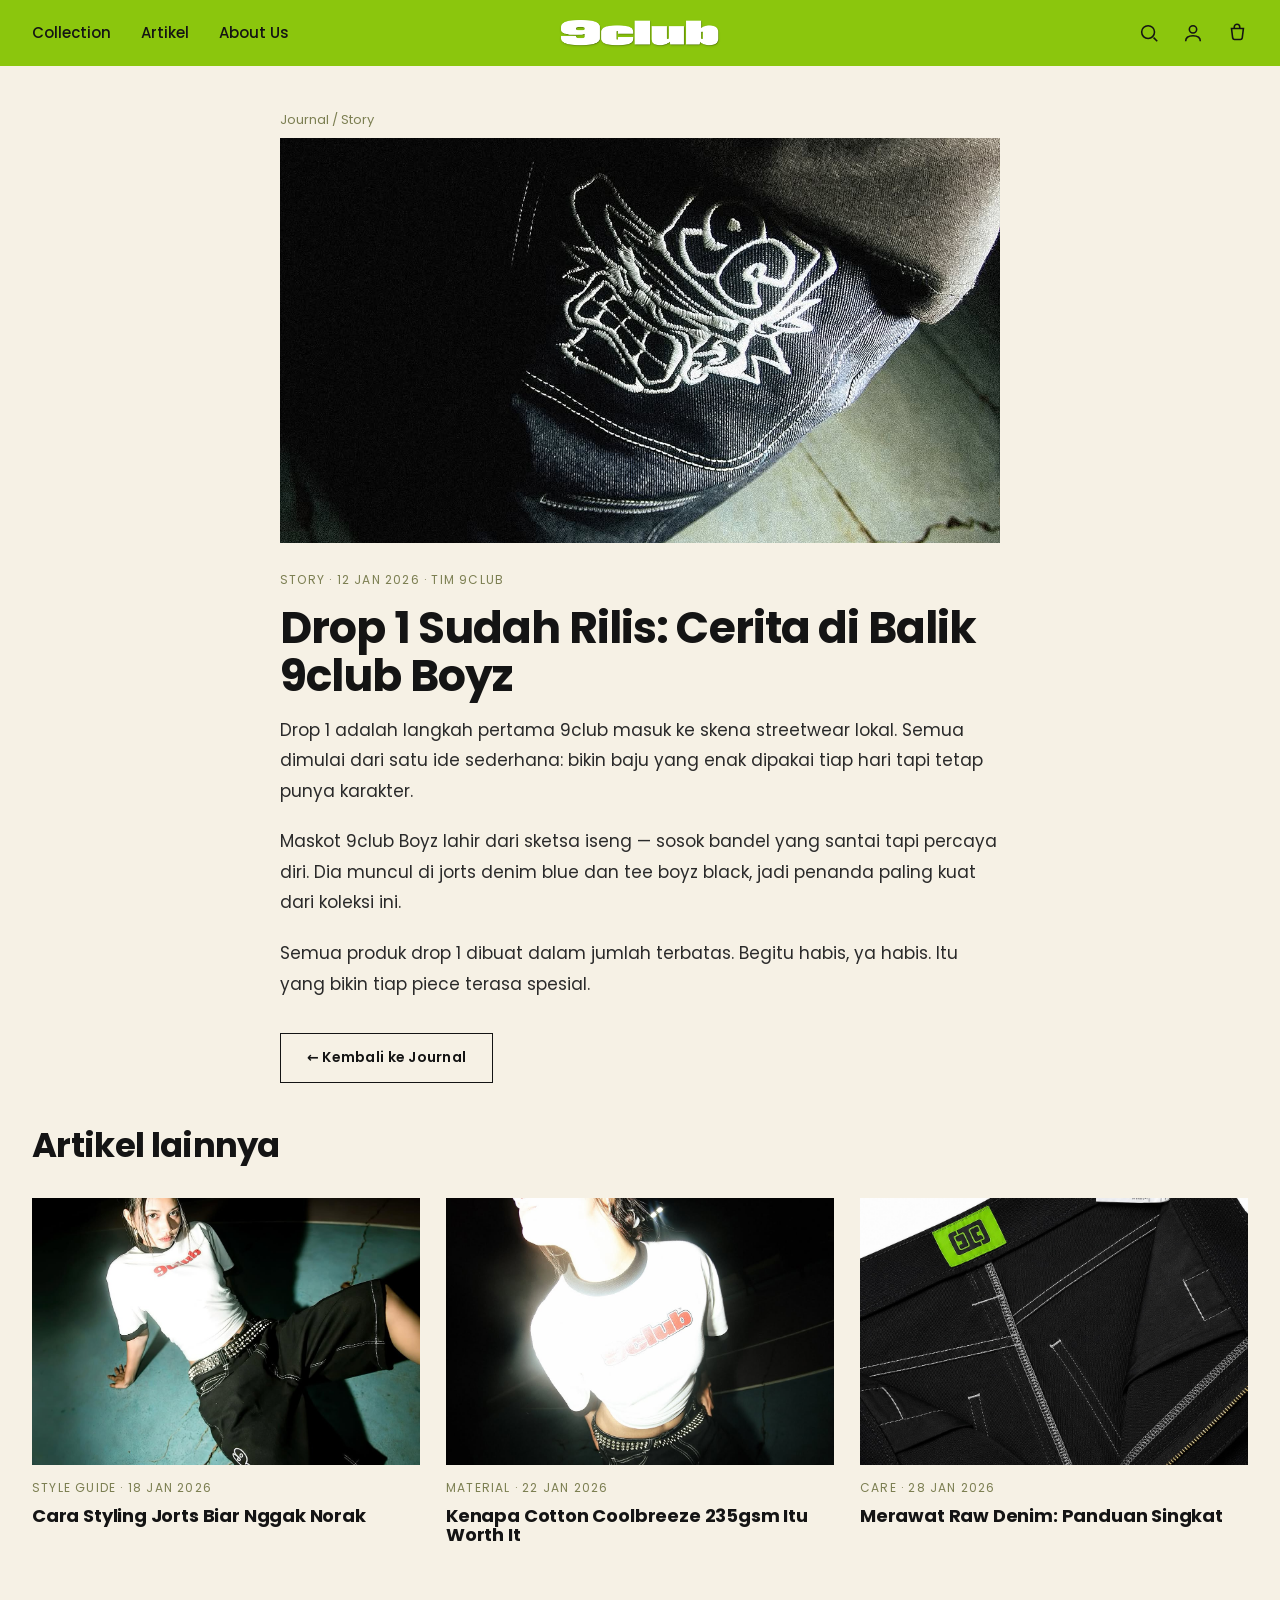
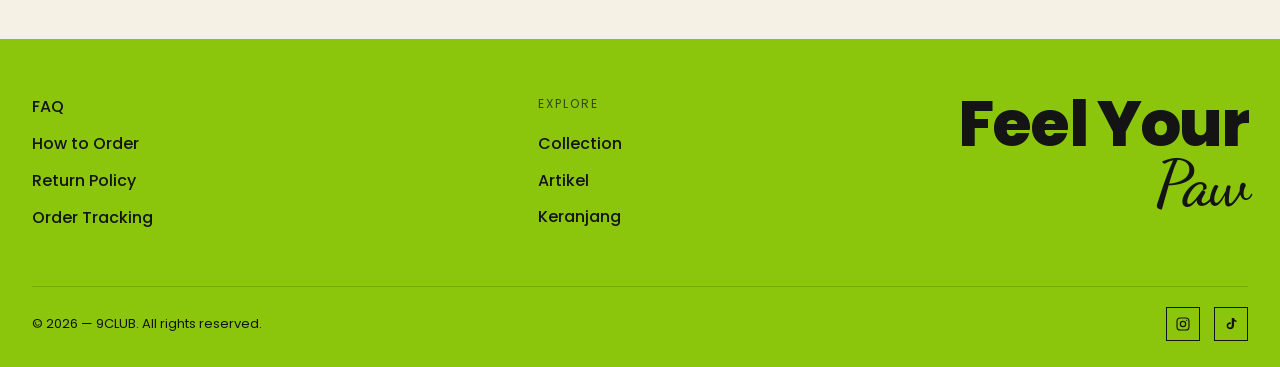
<file: artikel-detail.html>
<!DOCTYPE html>
<html lang="id">
<head>
<meta charset="UTF-8">
<meta name="viewport" content="width=device-width, initial-scale=1">
<title>Artikel — 9club</title>
<link rel="icon" href="assets/img/logo-9club-white.png">
<link rel="preconnect" href="https://fonts.googleapis.com">
<link rel="preconnect" href="https://fonts.gstatic.com" crossorigin>
<link href="https://fonts.googleapis.com/css2?family=Poppins:wght@400;500;600;700;800&family=Dancing+Script:wght@600;700&display=swap" rel="stylesheet">
<link rel="stylesheet" href="assets/css/style.css?v=1">
</head>
<body>
<div id="site-header"></div>

<div class="wrap">
  <article class="article-body" id="art"></article>
</div>

<section class="section" style="padding-top:0">
  <div class="wrap">
    <div class="section-head"><h2>Artikel lainnya</h2></div>
    <div class="grid-3" id="more"></div>
  </div>
</section>

<div id="site-footer"></div>

<script src="assets/js/auth.js?v=1"></script>
<script src="assets/js/products.js?v=1"></script>
<script src="assets/js/articles.js?v=1"></script>
<script src="assets/js/main.js?v=1"></script>
<script>
  mountHeader(); mountFooter();
  const id = new URLSearchParams(location.search).get('id');
  const a = findArticle(id) || ARTICLES[0];
  document.getElementById('art').innerHTML = `
    <div class="breadcrumb"><a href="artikel.html">Journal</a> / ${a.category}</div>
    <div class="cover"><img src="${a.cover}" alt="${a.title}"></div>
    <div class="art-meta">${a.category} · ${a.date} · ${a.author}</div>
    <h1>${a.title}</h1>
    ${a.body.map(p=>`<p>${p}</p>`).join('')}
    <a href="artikel.html" class="btn btn-ghost" style="margin-top:14px">← Kembali ke Journal</a>`;
  document.getElementById('more').innerHTML = ARTICLES.filter(x=>x.id!==a.id).slice(0,3).map(x=>`
    <a class="art-card" href="artikel-detail.html?id=${x.id}">
      <div class="img"><img src="${x.cover}" alt=""></div>
      <div class="art-meta">${x.category} · ${x.date}</div>
      <h3>${x.title}</h3>
    </a>`).join('');
</script>
</body>
</html>
</file>
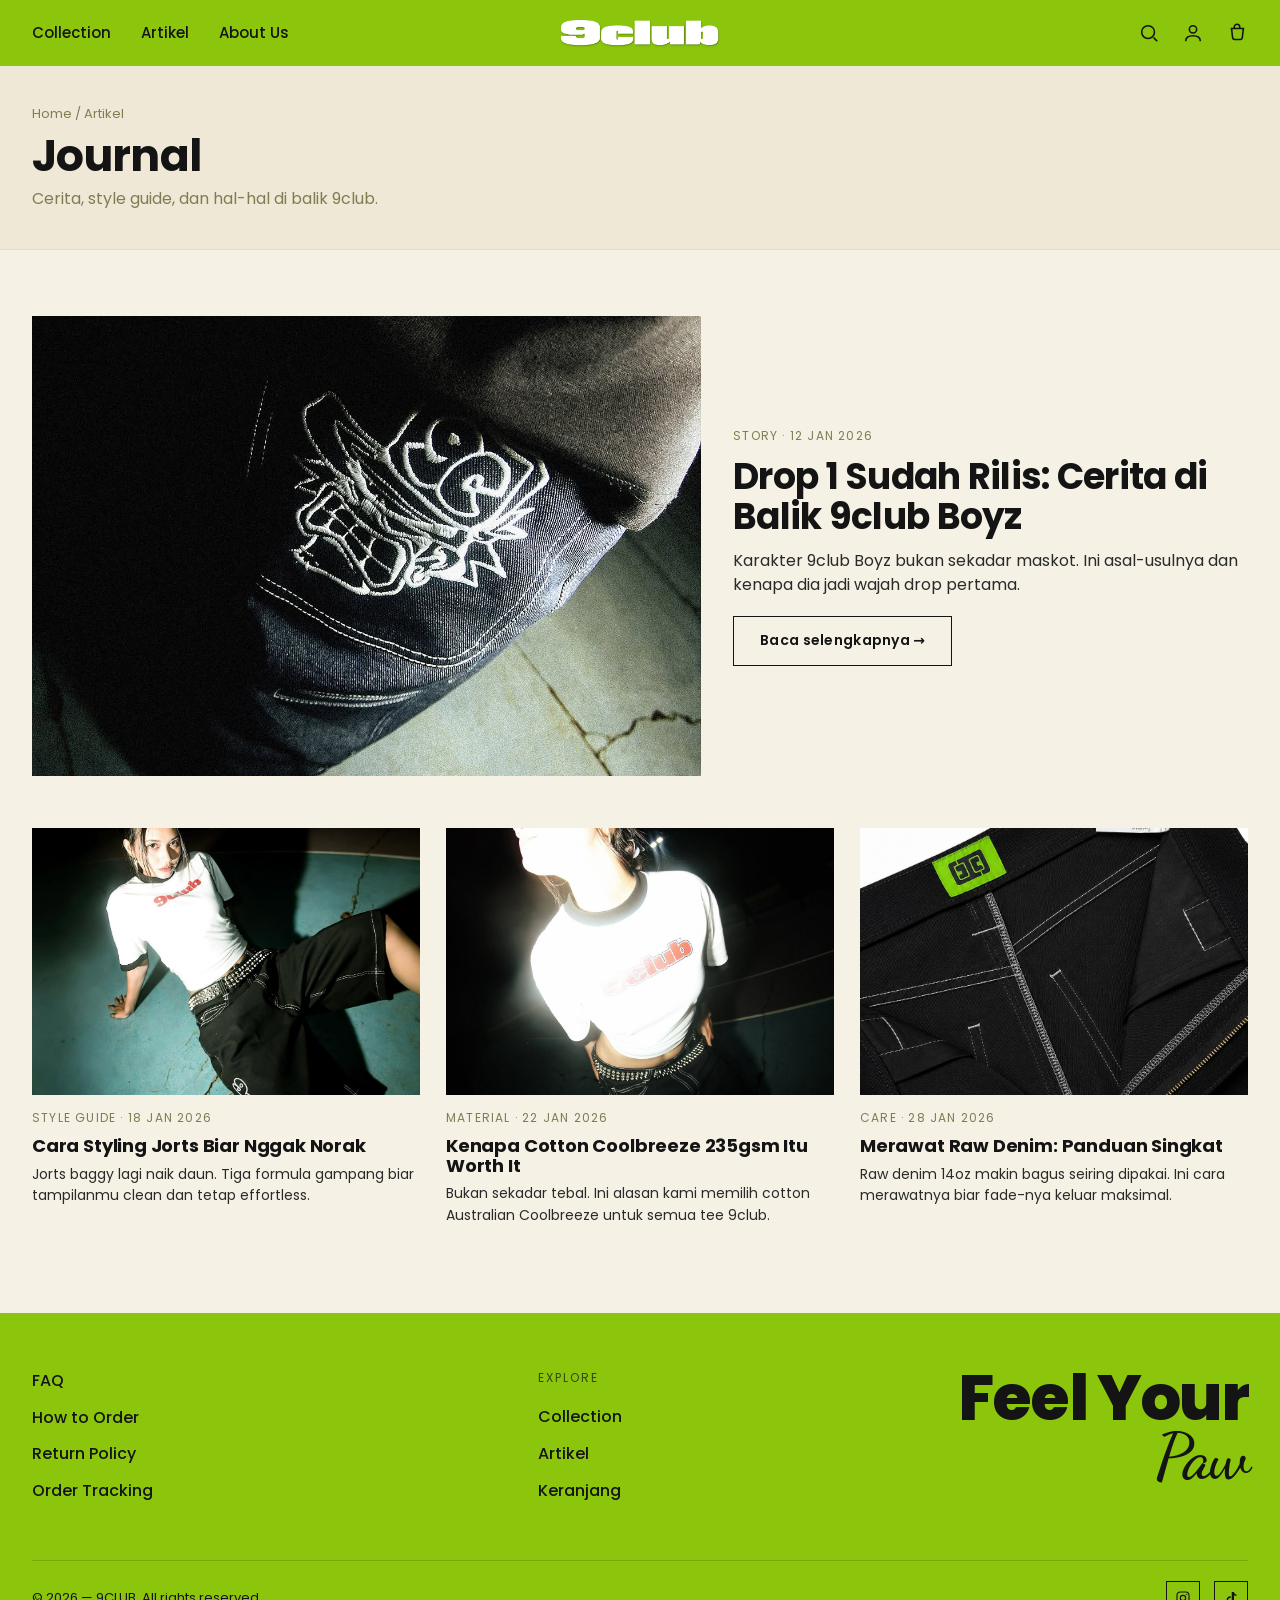
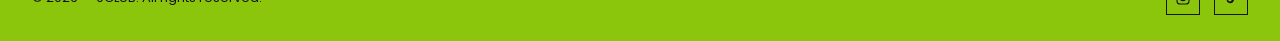
<file: artikel.html>
<!DOCTYPE html>
<html lang="id">
<head>
<meta charset="UTF-8">
<meta name="viewport" content="width=device-width, initial-scale=1">
<title>Artikel — 9club</title>
<link rel="icon" href="assets/img/logo-9club-white.png">
<link rel="preconnect" href="https://fonts.googleapis.com">
<link rel="preconnect" href="https://fonts.gstatic.com" crossorigin>
<link href="https://fonts.googleapis.com/css2?family=Poppins:wght@400;500;600;700;800&family=Dancing+Script:wght@600;700&display=swap" rel="stylesheet">
<link rel="stylesheet" href="assets/css/style.css?v=1">
</head>
<body>
<div id="site-header"></div>

<div class="page-head">
  <div class="wrap">
    <div class="breadcrumb"><a href="index.html">Home</a> / Artikel</div>
    <h1>Journal</h1>
    <p>Cerita, style guide, dan hal-hal di balik 9club.</p>
  </div>
</div>

<section class="section">
  <div class="wrap">
    <div id="feature"></div>
    <div class="grid-3" id="art-grid"></div>
  </div>
</section>

<div id="site-footer"></div>

<script src="assets/js/auth.js?v=1"></script>
<script src="assets/js/products.js?v=1"></script>
<script src="assets/js/articles.js?v=1"></script>
<script src="assets/js/main.js?v=1"></script>
<script>
  mountHeader(); mountFooter();
  const f = ARTICLES[0];
  document.getElementById('feature').innerHTML = `
    <a class="article-feature" href="artikel-detail.html?id=${f.id}">
      <div class="img"><img src="${f.cover}" alt="${f.title}"></div>
      <div>
        <div class="art-meta">${f.category} · ${f.date}</div>
        <h2>${f.title}</h2>
        <p>${f.excerpt}</p>
        <span class="btn btn-ghost">Baca selengkapnya →</span>
      </div>
    </a>`;
  document.getElementById('art-grid').innerHTML = ARTICLES.slice(1).map(a=>`
    <a class="art-card" href="artikel-detail.html?id=${a.id}">
      <div class="img"><img src="${a.cover}" alt="${a.title}"></div>
      <div class="art-meta">${a.category} · ${a.date}</div>
      <h3>${a.title}</h3>
      <p>${a.excerpt}</p>
    </a>`).join('');
</script>
</body>
</html>
</file>
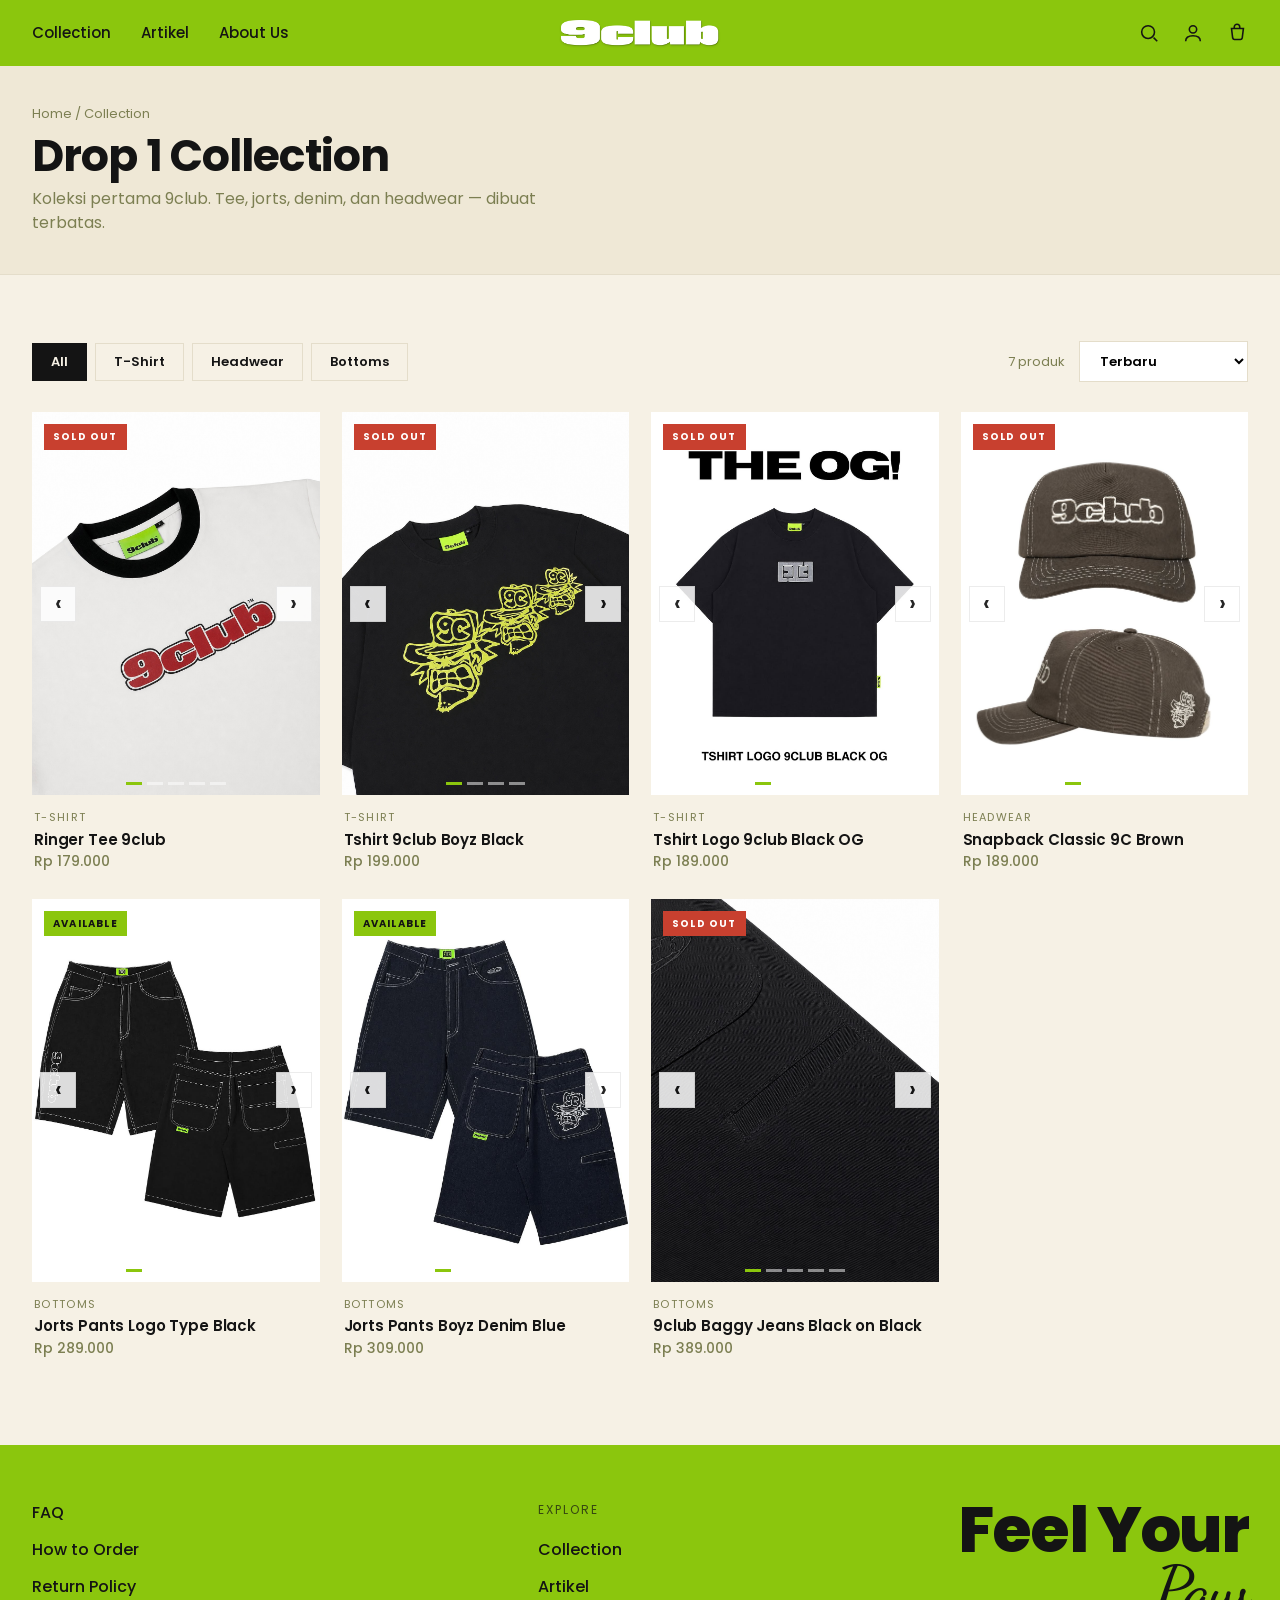
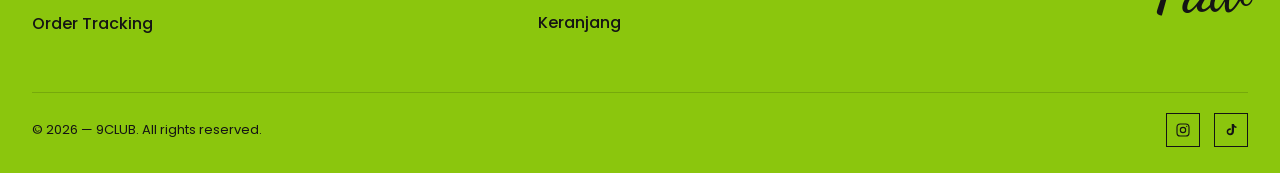
<file: katalog.html>
<!DOCTYPE html>
<html lang="id">
<head>
<meta charset="UTF-8">
<meta name="viewport" content="width=device-width, initial-scale=1">
<title>Collection — 9club</title>
<link rel="icon" href="assets/img/logo-9club-white.png">
<link rel="preconnect" href="https://fonts.googleapis.com">
<link rel="preconnect" href="https://fonts.gstatic.com" crossorigin>
<link href="https://fonts.googleapis.com/css2?family=Poppins:wght@400;500;600;700;800&family=Dancing+Script:wght@600;700&display=swap" rel="stylesheet">
<link rel="stylesheet" href="assets/css/style.css?v=1">
</head>
<body>
<!-- 9club catalog -->
<div id="site-header"></div>

<div class="page-head">
  <div class="wrap">
    <div class="breadcrumb"><a href="index.html">Home</a> / Collection</div>
    <h1>Drop 1 Collection</h1>
    <p>Koleksi pertama 9club. Tee, jorts, denim, dan headwear — dibuat terbatas.</p>
  </div>
</div>

<section class="section">
  <div class="wrap">
    <div class="toolbar">
      <div class="filters" id="filters"></div>
      <div style="display:flex;align-items:center;gap:14px">
        <span class="result-count" id="count"></span>
        <select class="sort-select" id="sort">
          <option value="new">Terbaru</option>
          <option value="low">Harga terendah</option>
          <option value="high">Harga tertinggi</option>
        </select>
      </div>
    </div>
    <div class="grid-4" id="catalog"></div>
  </div>
</section>

<div id="site-footer"></div>

<script src="assets/js/auth.js?v=1"></script>
<script src="assets/js/products.js?v=1"></script>
<script src="assets/js/main.js?v=1"></script>
<script>
  mountHeader(); mountFooter();
  const cats = ['All', ...new Set(getProducts().map(p => p.category))];
  const params = new URLSearchParams(location.search);
  let activeCat = params.get('cat') || 'All';
  let sortMode = 'new';

  function draw(){
    let list = getProducts().filter(p => activeCat === 'All' || p.category === activeCat);
    if(sortMode === 'low') list = [...list].sort((a,b)=>a.price-b.price);
    if(sortMode === 'high') list = [...list].sort((a,b)=>b.price-a.price);
    renderGalleryGrid('catalog', list);
    document.getElementById('count').textContent = list.length + ' produk';
    document.getElementById('filters').innerHTML = cats.map(c =>
      `<button class="chip ${c===activeCat?'active':''}" data-c="${c}">${c}</button>`).join('');
    document.querySelectorAll('.chip').forEach(b => b.onclick = () => { activeCat = b.dataset.c; draw(); });
  }
  document.getElementById('sort').onchange = e => { sortMode = e.target.value; draw(); };
  draw();
</script>
</body>
</html>
</file>
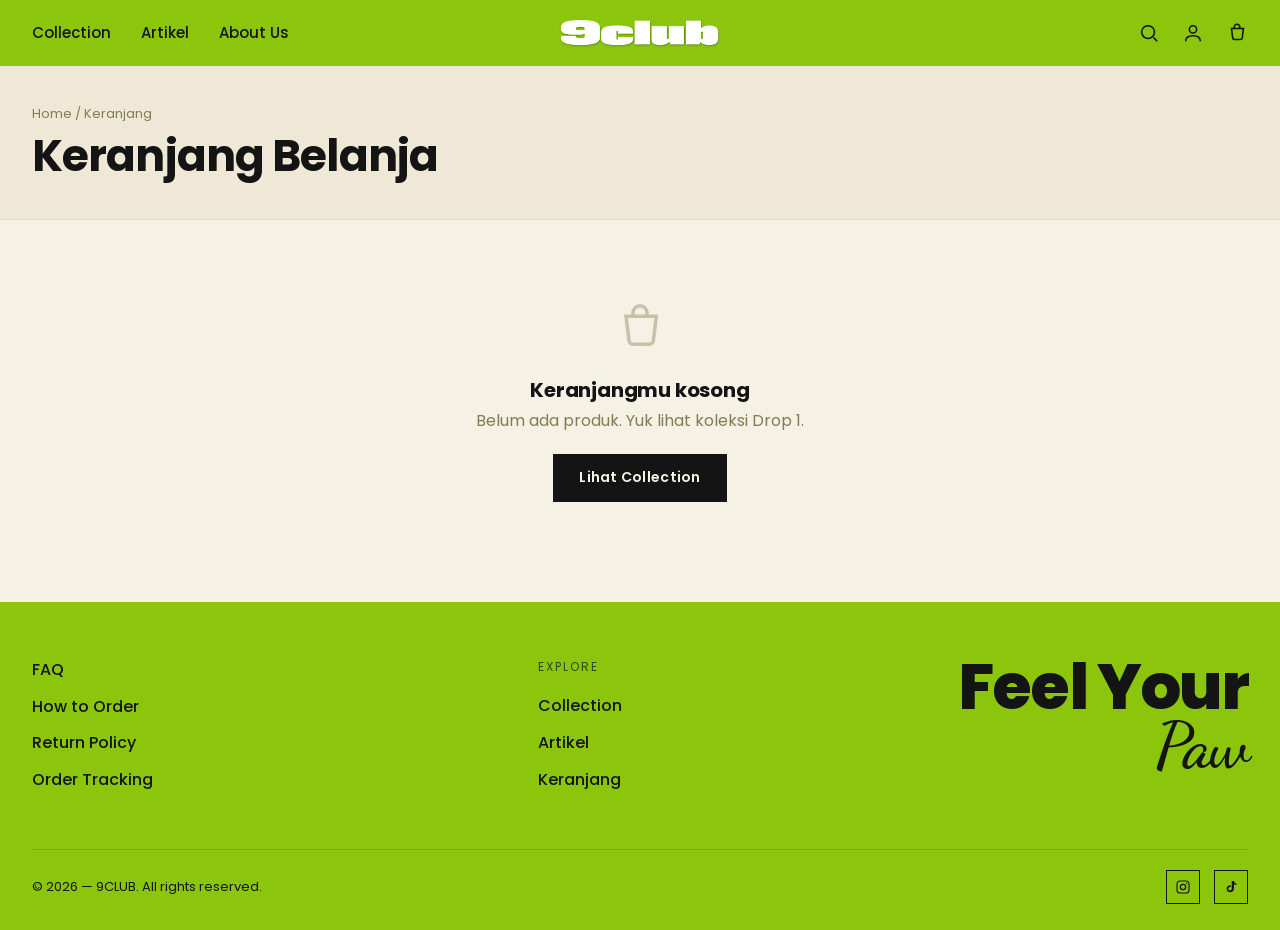
<file: keranjang.html>
<!DOCTYPE html>
<html lang="id">
<head>
<meta charset="UTF-8">
<meta name="viewport" content="width=device-width, initial-scale=1">
<title>Keranjang — 9club</title>
<link rel="icon" href="assets/img/logo-9club-white.png">
<link rel="preconnect" href="https://fonts.googleapis.com">
<link rel="preconnect" href="https://fonts.gstatic.com" crossorigin>
<link href="https://fonts.googleapis.com/css2?family=Poppins:wght@400;500;600;700;800&family=Dancing+Script:wght@600;700&display=swap" rel="stylesheet">
<link rel="stylesheet" href="assets/css/style.css?v=1">
</head>
<body>
<div id="site-header"></div>

<div class="page-head">
  <div class="wrap">
    <div class="breadcrumb"><a href="index.html">Home</a> / Keranjang</div>
    <h1>Keranjang Belanja</h1>
  </div>
</div>

<div class="wrap">
  <div id="cart-root"></div>
</div>

<div id="site-footer"></div>

<script src="assets/js/auth.js?v=1"></script>
<script src="assets/js/products.js?v=1"></script>
<script src="assets/js/main.js?v=1"></script>
<script>
  mountHeader(); mountFooter();
  const SHIP = 20000;

  function render(){
    const items = Cart.get();
    const root = document.getElementById('cart-root');
    if(!items.length){
      root.innerHTML = `<div class="empty">
        <svg viewBox="0 0 24 24" fill="none" stroke="currentColor" stroke-width="1.5"><path d="M6 7h13l-1.3 10.5a2 2 0 0 1-2 1.5H9.3a2 2 0 0 1-2-1.5L6 7Z"/><path d="M9 7V5.5a3 3 0 0 1 6 0V7"/></svg>
        <h3>Keranjangmu kosong</h3>
        <p style="margin-bottom:20px">Belum ada produk. Yuk lihat koleksi Drop 1.</p>
        <a href="katalog.html" class="btn btn-dark">Lihat Collection</a></div>`;
      return;
    }
    const sub = Cart.total();
    root.innerHTML = `<div class="cart-layout">
      <div>
        ${items.map(it=>`
          <div class="cart-item">
            <a class="thumb" href="produk.html?id=${it.id}"><img src="${it.img}" alt=""></a>
            <div>
              <h3>${it.name}</h3>
              <div class="meta">Ukuran: ${it.size}</div>
              <div class="qty">
                <button data-a="dec" data-id="${it.id}" data-s="${it.size}">−</button>
                <span>${it.qty}</span>
                <button data-a="inc" data-id="${it.id}" data-s="${it.size}">+</button>
              </div>
              <div class="remove" data-a="rm" data-id="${it.id}" data-s="${it.size}" style="cursor:pointer">Hapus</div>
            </div>
            <div class="price">${rupiah(it.price*it.qty)}</div>
          </div>`).join('')}
      </div>
      <div class="summary">
        <h3>Ringkasan</h3>
        <div class="summary-row"><span>Subtotal</span><span>${rupiah(sub)}</span></div>
        <div class="summary-row"><span>Ongkir</span><span>${rupiah(SHIP)}</span></div>
        <div class="summary-row total"><span>Total</span><span>${rupiah(sub+SHIP)}</span></div>
        <a href="pembayaran.html" class="btn btn-dark btn-block" style="margin-top:18px">Lanjut ke Pembayaran</a>
        <a href="katalog.html" class="btn btn-ghost btn-block" style="margin-top:10px">Lanjut Belanja</a>
      </div>
    </div>`;

    root.querySelectorAll('[data-a]').forEach(b=>b.onclick=()=>{
      const {a,id,s}=b.dataset; const it=Cart.get().find(i=>i.id===id&&i.size===s);
      if(a==='inc')Cart.setQty(id,s,it.qty+1);
      if(a==='dec')Cart.setQty(id,s,it.qty-1);
      if(a==='rm')Cart.remove(id,s);
      render();
    });
  }
  render();
</script>
</body>
</html>
</file>
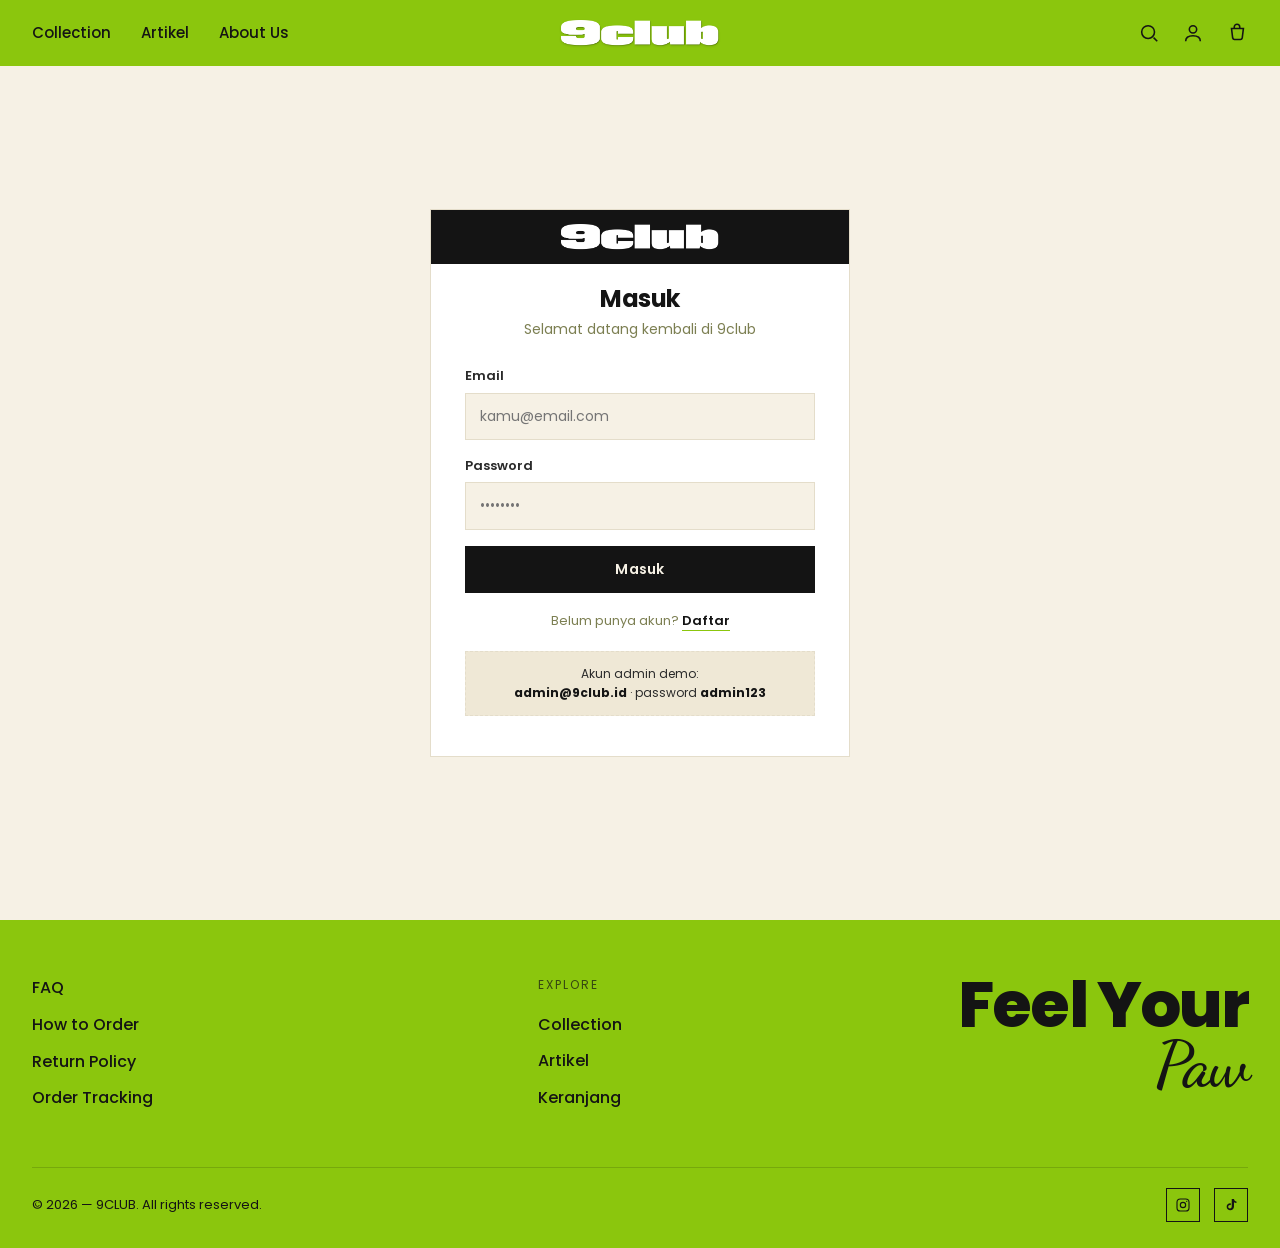
<file: login.html>
<!DOCTYPE html>
<html lang="id">
<head>
<meta charset="UTF-8">
<meta name="viewport" content="width=device-width, initial-scale=1">
<title>Masuk — 9club</title>
<link rel="icon" href="assets/img/logo-9club-white.png">
<link rel="preconnect" href="https://fonts.googleapis.com">
<link rel="preconnect" href="https://fonts.gstatic.com" crossorigin>
<link href="https://fonts.googleapis.com/css2?family=Poppins:wght@400;500;600;700;800&family=Dancing+Script:wght@600;700&display=swap" rel="stylesheet">
<link rel="stylesheet" href="assets/css/style.css?v=1">
</head>
<body>
<div id="site-header"></div>

<div class="auth-wrap">
  <form class="auth-card" id="loginForm">
    <div class="logo-line" style="background:var(--ink);padding:14px;margin:-40px -34px 22px">
      <img src="assets/img/logo-9club-white.png" alt="9club">
    </div>
    <h1>Masuk</h1>
    <p class="subtitle">Selamat datang kembali di 9club</p>
    <div class="auth-err" id="err"></div>
    <div class="field"><label>Email</label><input id="email" type="email" required placeholder="kamu@email.com"></div>
    <div class="field"><label>Password</label><input id="pass" type="password" required placeholder="••••••••"></div>
    <button class="btn btn-dark btn-block" type="submit">Masuk</button>
    <p class="auth-note">Belum punya akun? <a href="register.html">Daftar</a></p>
    <div class="admin-hint">Akun admin demo:<br><b>admin@9club.id</b> · password <b>admin123</b></div>
  </form>
</div>

<div id="site-footer"></div>

<script src="assets/js/auth.js?v=1"></script>
<script src="assets/js/products.js?v=1"></script>
<script src="assets/js/main.js?v=1"></script>
<script>
  mountHeader(); mountFooter();
  const next = new URLSearchParams(location.search).get('next');
  document.getElementById('loginForm').onsubmit = e => {
    e.preventDefault();
    const r = Auth.login(document.getElementById('email').value.trim(), document.getElementById('pass').value);
    if(!r.ok){ const el=document.getElementById('err'); el.textContent=r.msg; el.classList.add('show'); return; }
    if(r.role==='admin') location.href='admin/dashboard.html';
    else location.href = next==='admin' ? 'index.html' : 'index.html';
  };
</script>
</body>
</html>
</file>
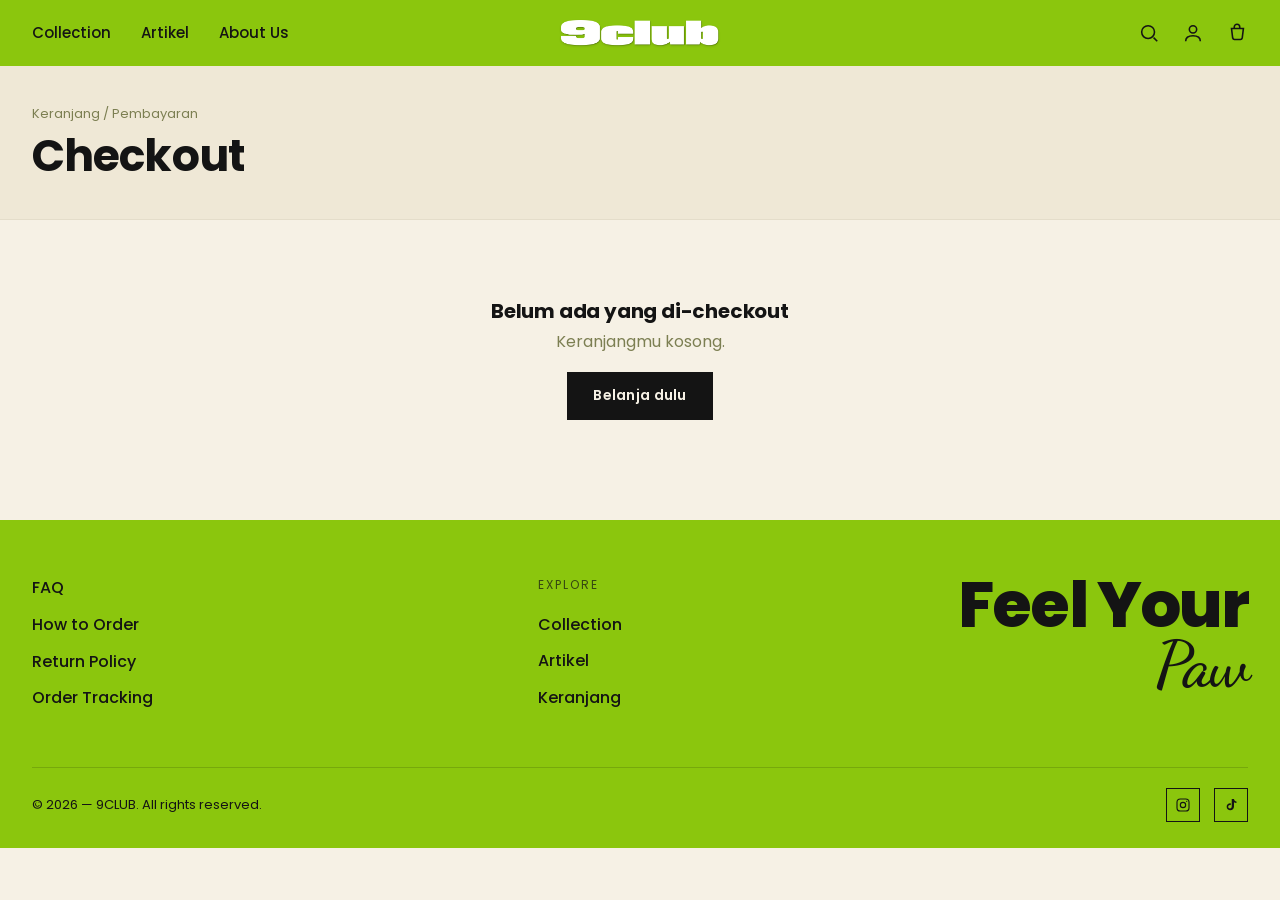
<file: pembayaran.html>
<!DOCTYPE html>
<html lang="id">
<head>
<meta charset="UTF-8">
<meta name="viewport" content="width=device-width, initial-scale=1">
<title>Pembayaran — 9club</title>
<link rel="icon" href="assets/img/logo-9club-white.png">
<link rel="preconnect" href="https://fonts.googleapis.com">
<link rel="preconnect" href="https://fonts.gstatic.com" crossorigin>
<link href="https://fonts.googleapis.com/css2?family=Poppins:wght@400;500;600;700;800&family=Dancing+Script:wght@600;700&display=swap" rel="stylesheet">
<link rel="stylesheet" href="assets/css/style.css?v=1">
</head>
<body>
<div id="site-header"></div>

<div class="page-head">
  <div class="wrap">
    <div class="breadcrumb"><a href="keranjang.html">Keranjang</a> / Pembayaran</div>
    <h1>Checkout</h1>
  </div>
</div>

<div class="wrap">
  <div id="checkout-root"></div>
</div>

<div id="site-footer"></div>

<script src="assets/js/auth.js?v=1"></script>
<script src="assets/js/products.js?v=1"></script>
<script src="assets/js/main.js?v=1"></script>
<script>
  mountHeader(); mountFooter();
  const SHIP = 20000;
  const items = Cart.get();

  if(!items.length){
    document.getElementById('checkout-root').innerHTML =
      `<div class="empty"><h3>Belum ada yang di-checkout</h3><p style="margin-bottom:18px">Keranjangmu kosong.</p><a href="katalog.html" class="btn btn-dark">Belanja dulu</a></div>`;
  } else {
    const sub = Cart.total();
    document.getElementById('checkout-root').innerHTML = `
    <form class="checkout" id="coForm">
      <div>
        <div class="form-card">
          <h3><span class="n">1</span> Info Pengiriman</h3>
          <div class="field"><label>Nama Lengkap</label><input required placeholder="Nama penerima"></div>
          <div class="field-row">
            <div class="field"><label>No. HP</label><input required placeholder="08xxxxxxxxxx"></div>
            <div class="field"><label>Email</label><input type="email" required placeholder="kamu@email.com"></div>
          </div>
          <div class="field"><label>Alamat</label><textarea required rows="3" placeholder="Jalan, no. rumah, RT/RW"></textarea></div>
          <div class="field-row">
            <div class="field"><label>Kota</label><input required placeholder="Surabaya"></div>
            <div class="field"><label>Kode Pos</label><input required placeholder="60111"></div>
          </div>
        </div>
        <div class="form-card">
          <h3><span class="n">2</span> Metode Pembayaran</h3>
          <label class="pay-opt active"><input type="radio" name="pay" value="Transfer Bank" checked> Transfer Bank (BCA / Mandiri)</label>
          <label class="pay-opt"><input type="radio" name="pay" value="E-Wallet"> E-Wallet (GoPay / OVO / Dana)</label>
          <label class="pay-opt"><input type="radio" name="pay" value="COD"> COD (Bayar di Tempat)</label>
          <p style="font-size:12px;color:var(--olive);margin-top:10px">Ini prototipe UI — tidak ada transaksi uang sungguhan.</p>
        </div>
      </div>
      <div class="summary">
        <h3>Pesananmu</h3>
        ${items.map(it=>`<div class="mini-item"><div class="thumb"><img src="${it.img}"></div>
          <div style="flex:1"><div style="font-weight:600">${it.name}</div>
          <div style="color:var(--olive)">${it.size} × ${it.qty}</div></div>
          <div style="font-weight:600">${rupiah(it.price*it.qty)}</div></div>`).join('')}
        <div class="summary-row" style="margin-top:16px"><span>Subtotal</span><span>${rupiah(sub)}</span></div>
        <div class="summary-row"><span>Ongkir</span><span>${rupiah(SHIP)}</span></div>
        <div class="summary-row total"><span>Total</span><span>${rupiah(sub+SHIP)}</span></div>
        <button type="submit" class="btn btn-dark btn-block" style="margin-top:18px">Buat Pesanan</button>
      </div>
    </form>`;

    document.querySelectorAll('.pay-opt input').forEach(r=>r.onchange=()=>{
      document.querySelectorAll('.pay-opt').forEach(o=>o.classList.remove('active'));
      r.closest('.pay-opt').classList.add('active');
    });

    document.getElementById('coForm').onsubmit = e => {
      e.preventDefault();
      const pay = document.querySelector('input[name=pay]:checked').value;
      const orders = JSON.parse(localStorage.getItem('9club_orders')||'[]');
      const order = {
        id: '9C-' + Math.random().toString(36).slice(2,7).toUpperCase(),
        date: new Date().toLocaleDateString('id-ID',{day:'2-digit',month:'short',year:'numeric'}),
        items, total: sub+SHIP, pay, status: pay==='COD'?'pending':'paid'
      };
      orders.unshift(order);
      localStorage.setItem('9club_orders', JSON.stringify(orders));
      Cart.clear();
      location.href = 'riwayat.html?ok=' + order.id;
    };
  }
</script>
</body>
</html>
</file>
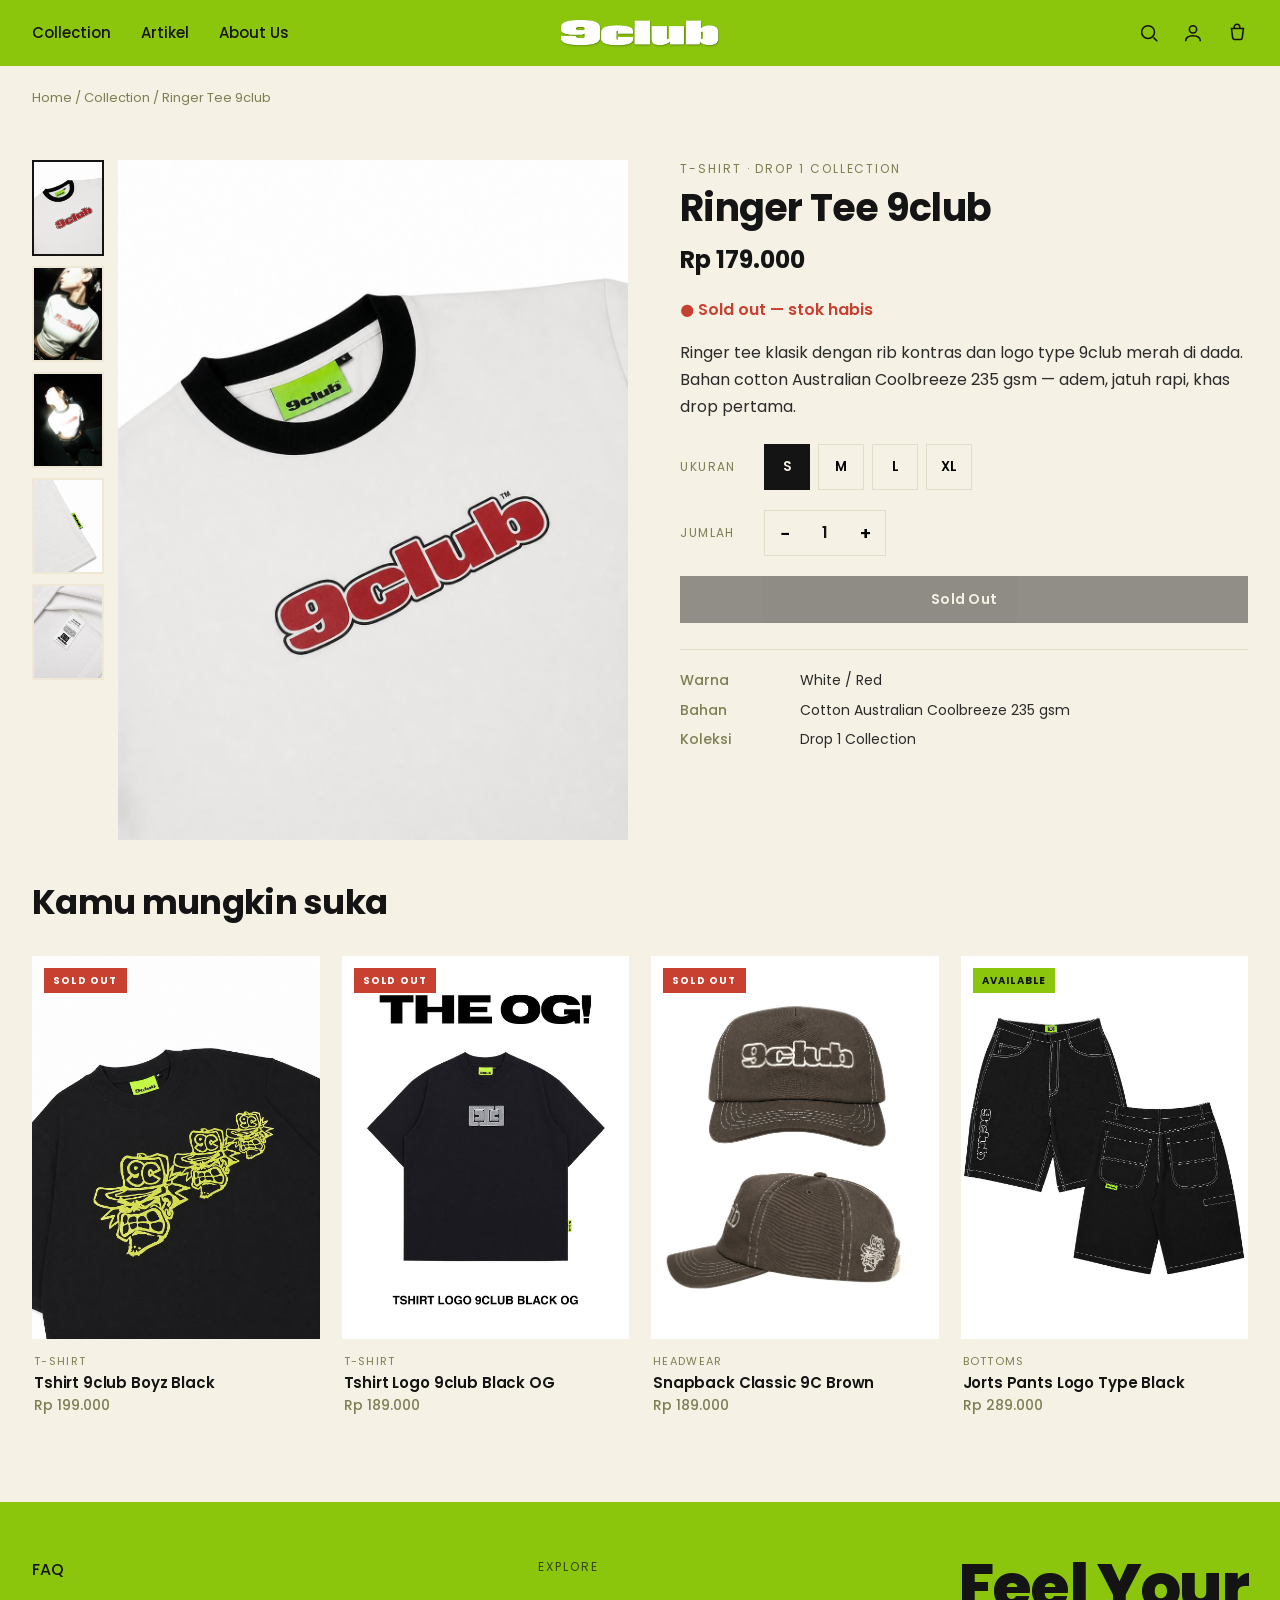
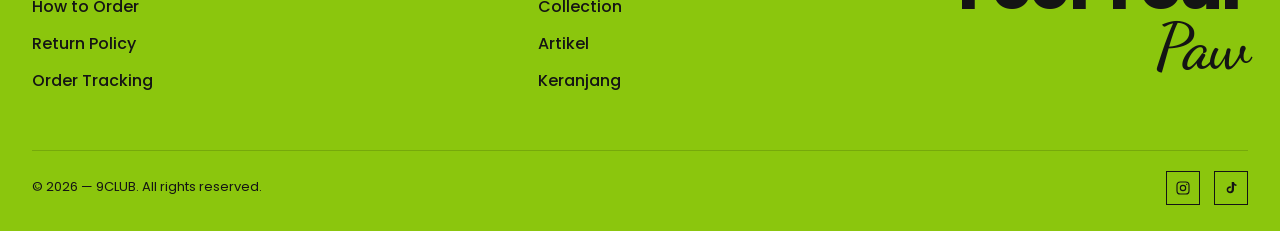
<file: produk.html>
<!DOCTYPE html>
<html lang="id">
<head>
<meta charset="UTF-8">
<meta name="viewport" content="width=device-width, initial-scale=1">
<title>Produk — 9club</title>
<link rel="icon" href="assets/img/logo-9club-white.png">
<link rel="preconnect" href="https://fonts.googleapis.com">
<link rel="preconnect" href="https://fonts.gstatic.com" crossorigin>
<link href="https://fonts.googleapis.com/css2?family=Poppins:wght@400;500;600;700;800&family=Dancing+Script:wght@600;700&display=swap" rel="stylesheet">
<link rel="stylesheet" href="assets/css/style.css?v=1">
</head>
<body>
<div id="site-header"></div>

<div class="wrap">
  <div class="breadcrumb" id="crumb" style="padding-top:22px"></div>
  <div class="pd" id="pd"></div>
</div>

<section class="section" style="padding-top:0">
  <div class="wrap">
    <div class="section-head"><h2>Kamu mungkin suka</h2></div>
    <div class="grid-4" id="related"></div>
  </div>
</section>

<div id="site-footer"></div>
<div class="toast" id="toast">Ditambahkan ke keranjang ✓</div>

<script src="assets/js/auth.js?v=1"></script>
<script src="assets/js/products.js?v=1"></script>
<script src="assets/js/main.js?v=1"></script>
<script>
  mountHeader(); mountFooter();
  const id = new URLSearchParams(location.search).get('id');
  const p = findProduct(id) || getProducts()[0];
  const gimgs = (p.images && p.images.length) ? p.images : [p.img];
  const sizes = p.category === 'Headwear' ? ['One Size'] : ['S','M','L','XL'];
  let curSize = sizes[0], qty = 1, curImg = 0;

  document.getElementById('crumb').innerHTML =
    `<a href="index.html">Home</a> / <a href="katalog.html">Collection</a> / ${p.name}`;

  function render(){
    const soldNote = p.sold
      ? `<p style="color:var(--danger);font-weight:600;margin-bottom:16px">● Sold out — stok habis</p>` : '';
    document.getElementById('pd').innerHTML = `
      <div class="pd-gallery">
        <div class="pd-thumbs">
          ${gimgs.map((src,i)=>`<button class="${i===curImg?'active':''}" data-i="${i}"><img src="${src}" alt=""></button>`).join('')}
        </div>
        <div class="pd-main"><img id="mainImg" src="${gimgs[curImg]}" alt="${p.name}"></div>
      </div>
      <div class="pd-info">
        <div class="cat">${p.category} · ${p.drop}</div>
        <h1>${p.name}</h1>
        <div class="pd-price">${rupiah(p.price)}</div>
        ${soldNote}
        <p class="pd-desc">${p.desc}</p>
        <div class="pd-row">
          <span class="pd-label">Ukuran</span>
          <div class="size-opts">${sizes.map(s=>`<button class="${s===curSize?'active':''}" data-s="${s}">${s}</button>`).join('')}</div>
        </div>
        <div class="pd-row">
          <span class="pd-label">Jumlah</span>
          <div class="qty"><button id="minus">−</button><span id="q">${qty}</span><button id="plus">+</button></div>
        </div>
        <div style="display:flex;gap:12px;margin-top:8px">
          <button class="btn btn-dark btn-block" id="addBtn" ${p.sold?'disabled':''}>
            ${p.sold?'Sold Out':'Tambah ke Keranjang'}</button>
        </div>
        <div class="pd-meta">
          <div><b>Warna</b> ${p.color}</div>
          <div><b>Bahan</b> ${p.material}</div>
          <div><b>Koleksi</b> ${p.drop}</div>
        </div>
      </div>`;

    document.querySelectorAll('.pd-thumbs button').forEach(b=>b.onclick=()=>{curImg=+b.dataset.i;render();});
    document.querySelectorAll('.size-opts button').forEach(b=>b.onclick=()=>{curSize=b.dataset.s;render();});
    document.getElementById('minus').onclick=()=>{qty=Math.max(1,qty-1);render();};
    document.getElementById('plus').onclick=()=>{qty++;render();};
    const add=document.getElementById('addBtn');
    if(!p.sold) add.onclick=()=>{ Cart.add(p.id,curSize,qty); const t=document.getElementById('toast'); t.classList.add('show'); setTimeout(()=>t.classList.remove('show'),1800); };
  }
  render();
  renderGrid('related', getProducts().filter(x=>x.id!==p.id).slice(0,4));
</script>
</body>
</html>
</file>
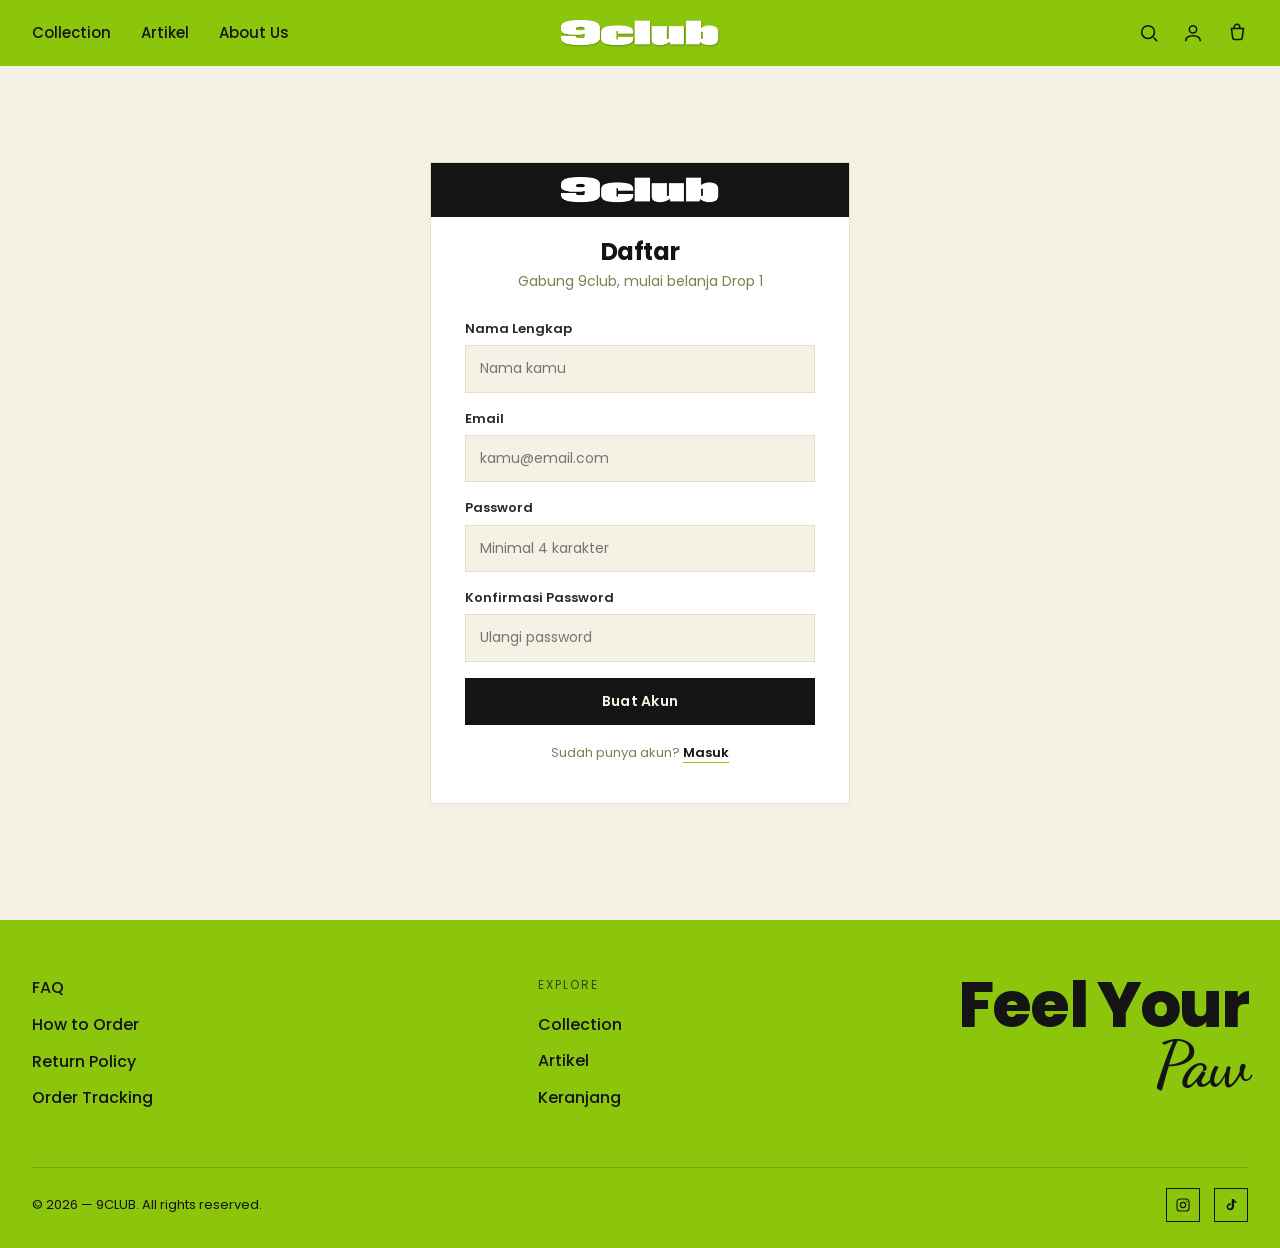
<file: register.html>
<!DOCTYPE html>
<html lang="id">
<head>
<meta charset="UTF-8">
<meta name="viewport" content="width=device-width, initial-scale=1">
<title>Daftar — 9club</title>
<link rel="icon" href="assets/img/logo-9club-white.png">
<link rel="preconnect" href="https://fonts.googleapis.com">
<link rel="preconnect" href="https://fonts.gstatic.com" crossorigin>
<link href="https://fonts.googleapis.com/css2?family=Poppins:wght@400;500;600;700;800&family=Dancing+Script:wght@600;700&display=swap" rel="stylesheet">
<link rel="stylesheet" href="assets/css/style.css?v=1">
</head>
<body>
<div id="site-header"></div>

<div class="auth-wrap">
  <form class="auth-card" id="regForm">
    <div class="logo-line" style="background:var(--ink);padding:14px;margin:-40px -34px 22px">
      <img src="assets/img/logo-9club-white.png" alt="9club">
    </div>
    <h1>Daftar</h1>
    <p class="subtitle">Gabung 9club, mulai belanja Drop 1</p>
    <div class="auth-err" id="err"></div>
    <div class="field"><label>Nama Lengkap</label><input id="name" required placeholder="Nama kamu"></div>
    <div class="field"><label>Email</label><input id="email" type="email" required placeholder="kamu@email.com"></div>
    <div class="field"><label>Password</label><input id="pass" type="password" required minlength="4" placeholder="Minimal 4 karakter"></div>
    <div class="field"><label>Konfirmasi Password</label><input id="pass2" type="password" required placeholder="Ulangi password"></div>
    <button class="btn btn-dark btn-block" type="submit">Buat Akun</button>
    <p class="auth-note">Sudah punya akun? <a href="login.html">Masuk</a></p>
  </form>
</div>

<div id="site-footer"></div>

<script src="assets/js/auth.js?v=1"></script>
<script src="assets/js/products.js?v=1"></script>
<script src="assets/js/main.js?v=1"></script>
<script>
  mountHeader(); mountFooter();
  document.getElementById('regForm').onsubmit = e => {
    e.preventDefault();
    const el=document.getElementById('err');
    const pass=document.getElementById('pass').value, pass2=document.getElementById('pass2').value;
    if(pass!==pass2){ el.textContent='Password tidak sama.'; el.classList.add('show'); return; }
    const r = Auth.register(document.getElementById('name').value.trim(), document.getElementById('email').value.trim(), pass);
    if(!r.ok){ el.textContent=r.msg; el.classList.add('show'); return; }
    location.href='index.html';
  };
</script>
</body>
</html>
</file>
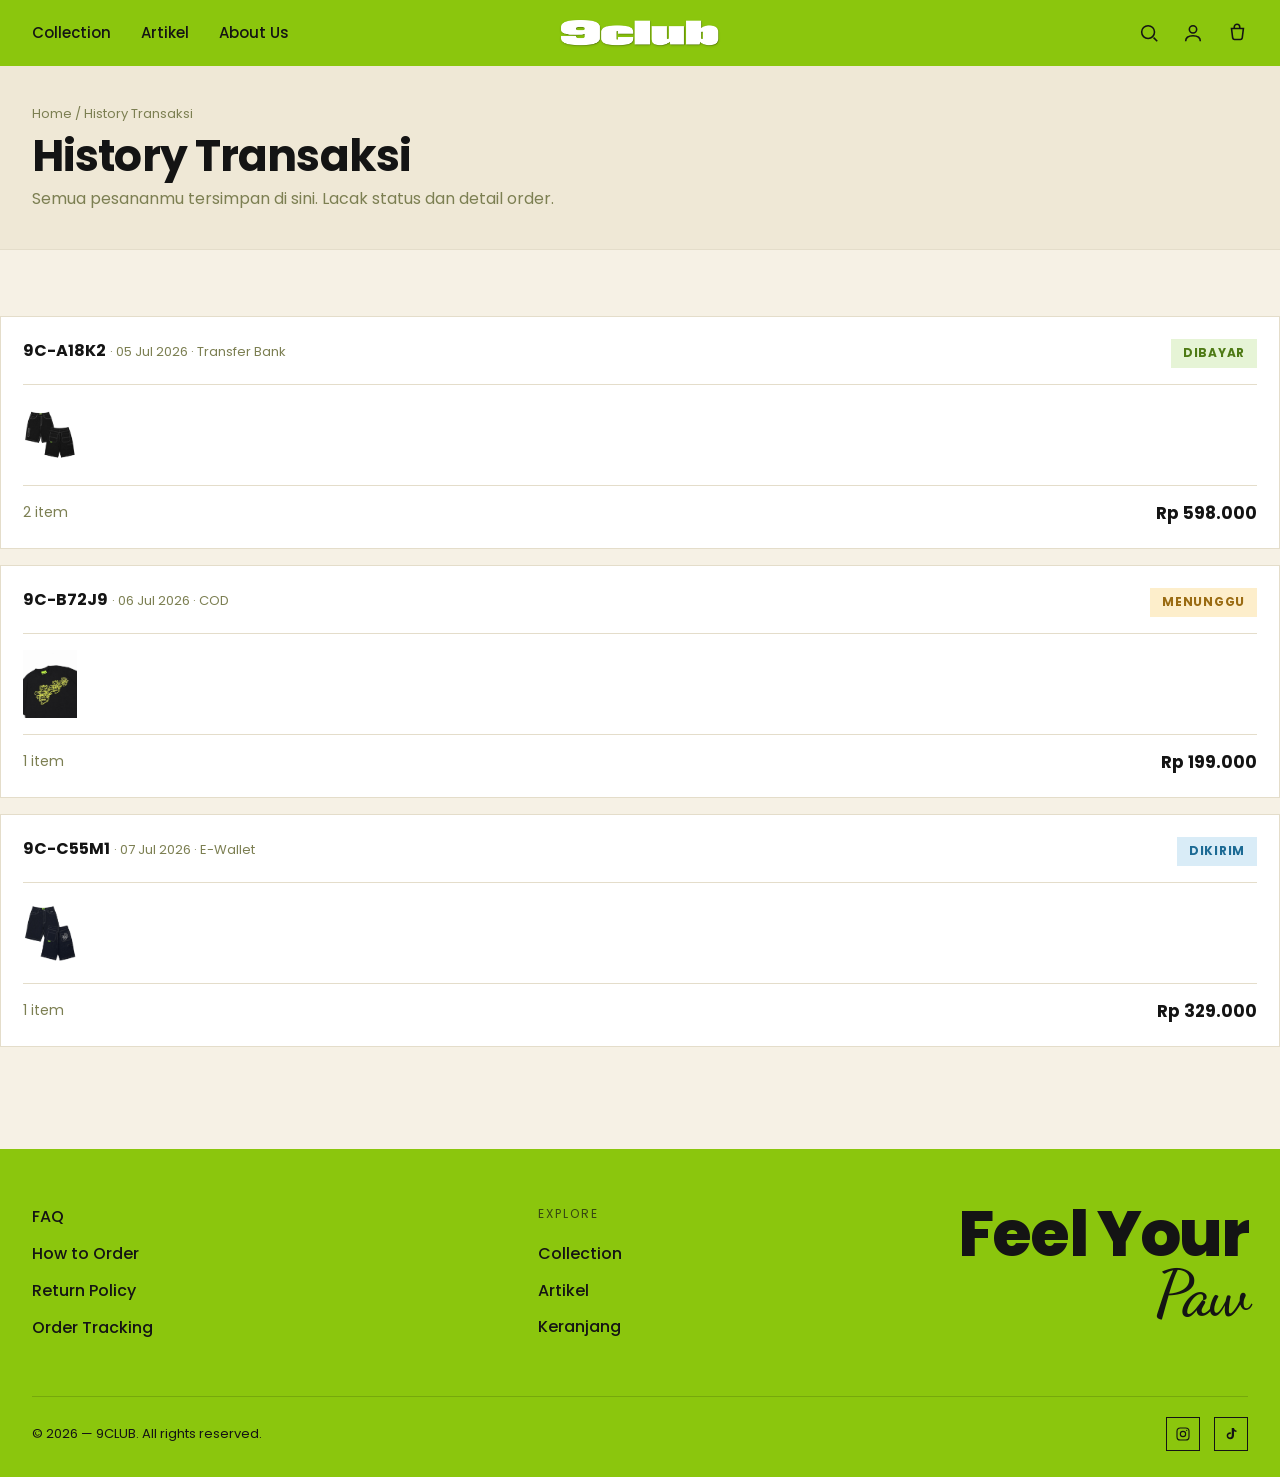
<file: riwayat.html>
<!DOCTYPE html>
<html lang="id">
<head>
<meta charset="UTF-8">
<meta name="viewport" content="width=device-width, initial-scale=1">
<title>History Transaksi — 9club</title>
<link rel="icon" href="assets/img/logo-9club-white.png">
<link rel="preconnect" href="https://fonts.googleapis.com">
<link rel="preconnect" href="https://fonts.gstatic.com" crossorigin>
<link href="https://fonts.googleapis.com/css2?family=Poppins:wght@400;500;600;700;800&family=Dancing+Script:wght@600;700&display=swap" rel="stylesheet">
<link rel="stylesheet" href="assets/css/style.css?v=1">
</head>
<body>
<div id="site-header"></div>

<div class="page-head">
  <div class="wrap">
    <div class="breadcrumb"><a href="index.html">Home</a> / History Transaksi</div>
    <h1>History Transaksi</h1>
    <p>Semua pesananmu tersimpan di sini. Lacak status dan detail order.</p>
  </div>
</div>

<div class="wrap section">
  <div id="ok-banner"></div>
  <div id="orders-root"></div>
</div>

<div id="site-footer"></div>

<script src="assets/js/auth.js?v=1"></script>
<script src="assets/js/products.js?v=1"></script>
<script src="assets/js/main.js?v=1"></script>
<script>
  mountHeader(); mountFooter();
  const ok = new URLSearchParams(location.search).get('ok');
  if(ok){
    document.getElementById('ok-banner').innerHTML =
      `<div style="background:var(--lime);border-radius:12px;padding:18px 22px;margin-bottom:24px;font-weight:600">
        ✓ Pesanan <b>${ok}</b> berhasil dibuat! Terima kasih sudah belanja di 9club.</div>`;
  }
  const orders = getOrders();
  const root = document.getElementById('orders-root');
  if(!orders.length){
    root.innerHTML = `<div class="empty">
      <svg viewBox="0 0 24 24" fill="none" stroke="currentColor" stroke-width="1.5"><path d="M4 5h16v14H4z"/><path d="M4 9h16"/></svg>
      <h3>Belum ada transaksi</h3>
      <p style="margin-bottom:20px">Riwayat pesananmu akan muncul di sini.</p>
      <a href="katalog.html" class="btn btn-dark">Mulai belanja</a></div>`;
  } else {
    root.innerHTML = orders.map(o=>`
      <div class="order-card">
        <div class="order-top">
          <div><span class="id">${o.id}</span> <span class="date">· ${o.date} · ${o.pay}</span></div>
          <span class="status ${o.status}">${o.status==='paid'?'Dibayar':o.status==='pending'?'Menunggu':'Dikirim'}</span>
        </div>
        <div class="order-items">
          ${o.items.map(it=>`<div class="order-thumb" title="${it.name} (${it.size}×${it.qty})"><img src="${it.img}"></div>`).join('')}
        </div>
        <div class="order-foot">
          <span style="color:var(--olive);font-size:14px">${o.items.reduce((n,i)=>n+i.qty,0)} item</span>
          <span style="font-weight:700;font-size:17px">${rupiah(o.total)}</span>
        </div>
      </div>`).join('');
  }
</script>
</body>
</html>
</file>
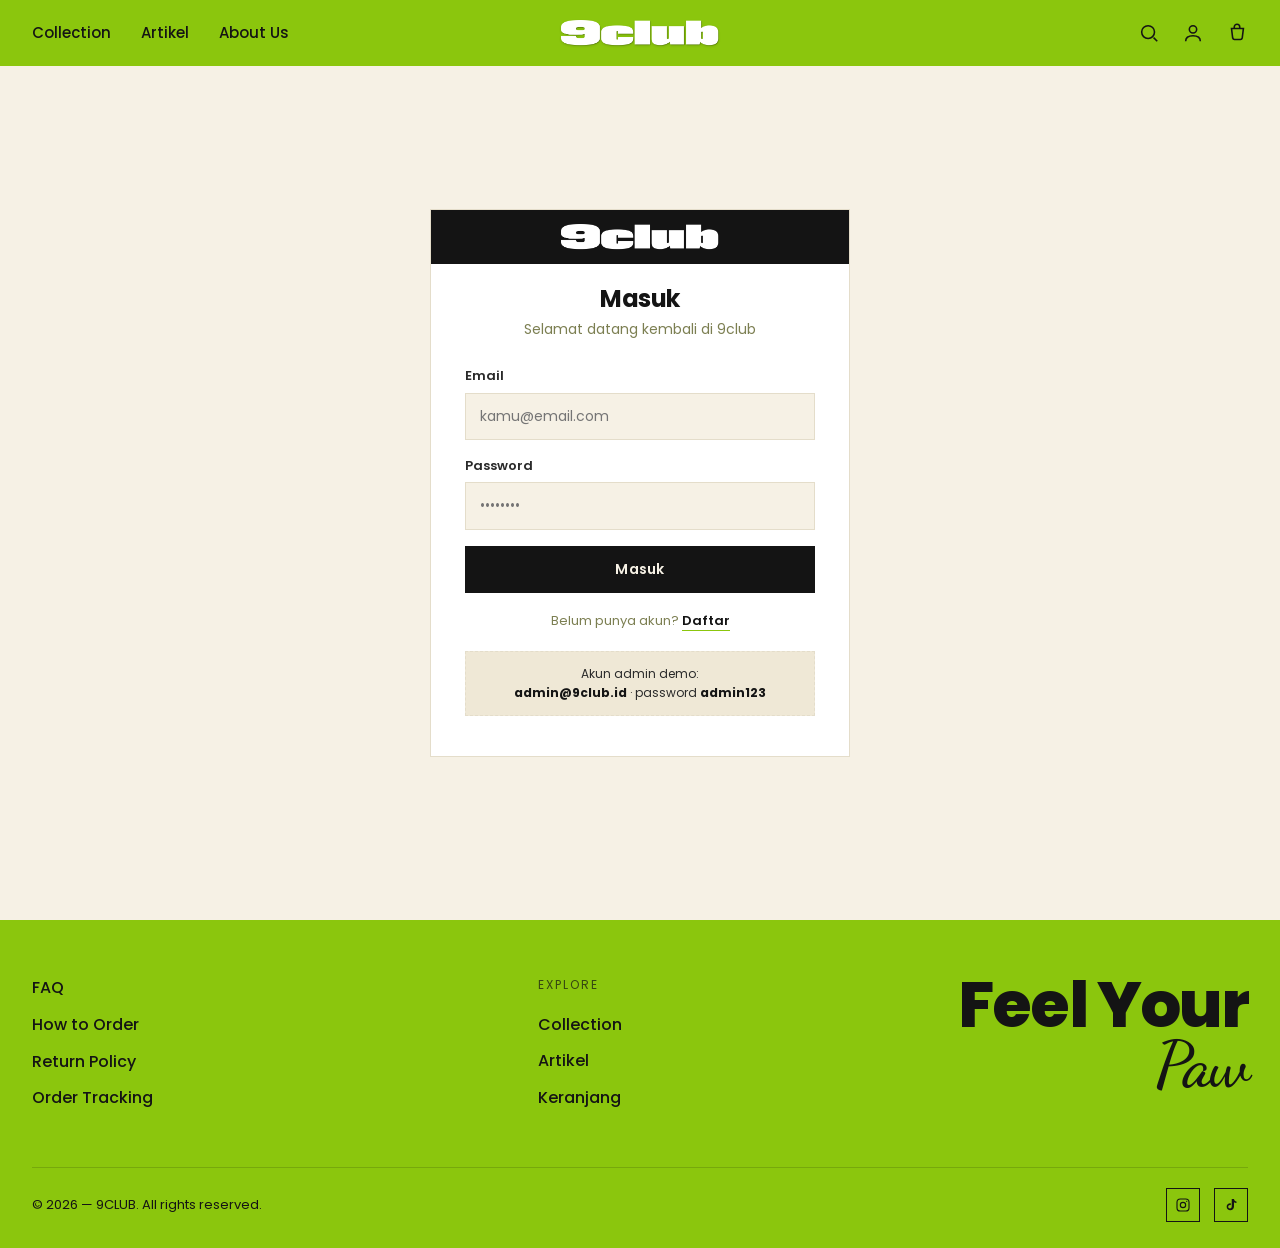
<file: admin/artikel.html>
<!DOCTYPE html>
<html lang="id">
<head>
<meta charset="UTF-8">
<meta name="viewport" content="width=device-width, initial-scale=1">
<title>Kelola Artikel — 9club Admin</title>
<link rel="icon" href="../assets/img/logo-9club-white.png">
<link rel="preconnect" href="https://fonts.googleapis.com">
<link rel="preconnect" href="https://fonts.gstatic.com" crossorigin>
<link href="https://fonts.googleapis.com/css2?family=Poppins:wght@400;500;600;700;800&family=Dancing+Script:wght@600;700&display=swap" rel="stylesheet">
<link rel="stylesheet" href="../assets/css/style.css?v=1">
<link rel="stylesheet" href="../assets/css/admin.css?v=1">
</head>
<body class="admin-body">
<div class="admin">
  <aside class="side" id="side"></aside>
  <div class="admin-main">
    <div class="topbar" id="topbar"></div>
    <div class="admin-content">
      <div class="panel">
        <div class="panel-head">
          <h2>Daftar Artikel</h2>
          <button class="btn btn-dark btn-sm" onclick="editArticle()">+ Tambah Artikel</button>
        </div>
        <div class="table-wrap"><table class="tbl">
          <thead><tr><th>Judul</th><th>Kategori</th><th>Tanggal</th><th style="text-align:right">Aksi</th></tr></thead>
          <tbody id="rows"></tbody></table></div>
      </div>
    </div>
  </div>
</div>

<script src="../assets/js/articles.js?v=1"></script>
<script src="../assets/js/auth.js?v=1"></script>
<script src="../assets/js/admin.js?v=1"></script>
<script>
  mountAdmin('artikel','Kelola Artikel','Kelola konten journal 9club');
  let list = adminArticles();
  function save(){ Store.set('9club_admin_articles', list); }

  function draw(){
    document.getElementById('rows').innerHTML = list.map((a,i)=>`
      <tr>
        <td><div class="cell-prod"><img src="${a.cover}" style="width:56px;height:40px;border-radius:6px"><div><b>${a.title}</b><small>${a.id}</small></div></div></td>
        <td><span class="pill blue">${a.category}</span></td>
        <td>${a.date}</td>
        <td><div class="act-btns" style="justify-content:flex-end">
          <button class="icon-act" onclick="editArticle(${i})" aria-label="Edit">${AICON.edit}</button>
          <button class="icon-act del" onclick="delArticle(${i})" aria-label="Hapus">${AICON.trash}</button>
        </div></td>
      </tr>`).join('') || '<tr><td colspan="4" style="padding:24px;color:var(--olive)">Belum ada artikel.</td></tr>';
  }
  function editArticle(i){
    const a = i!=null ? list[i] : {title:'',category:'Story',date:new Date().toLocaleDateString('id-ID',{day:'2-digit',month:'short',year:'numeric'}),cover:'../assets/img/products/jorts-blue-1.jpg'};
    openModal(i!=null?'Edit Artikel':'Tambah Artikel', `
      <div class="field"><label>Judul</label><input id="f-title" value="${a.title}"></div>
      <div class="field"><label>Kategori</label><select id="f-cat">
        ${['Story','Style Guide','Material','Care'].map(c=>`<option ${c===a.category?'selected':''}>${c}</option>`).join('')}</select></div>
      <div class="field"><label>Tanggal</label><input id="f-date" value="${a.date}"></div>`,
      ()=>{
        const data={
          id:a.id||('art-'+Date.now()),
          title:document.getElementById('f-title').value||'Tanpa judul',
          category:document.getElementById('f-cat').value,
          date:document.getElementById('f-date').value,
          cover:a.cover
        };
        if(i!=null) list[i]=data; else list.unshift(data);
        save(); draw(); closeModal();
      });
  }
  function delArticle(i){ if(confirm('Hapus artikel "'+list[i].title+'"?')){ list.splice(i,1); save(); draw(); } }
  draw();
</script>
</body>
</html>
</file>
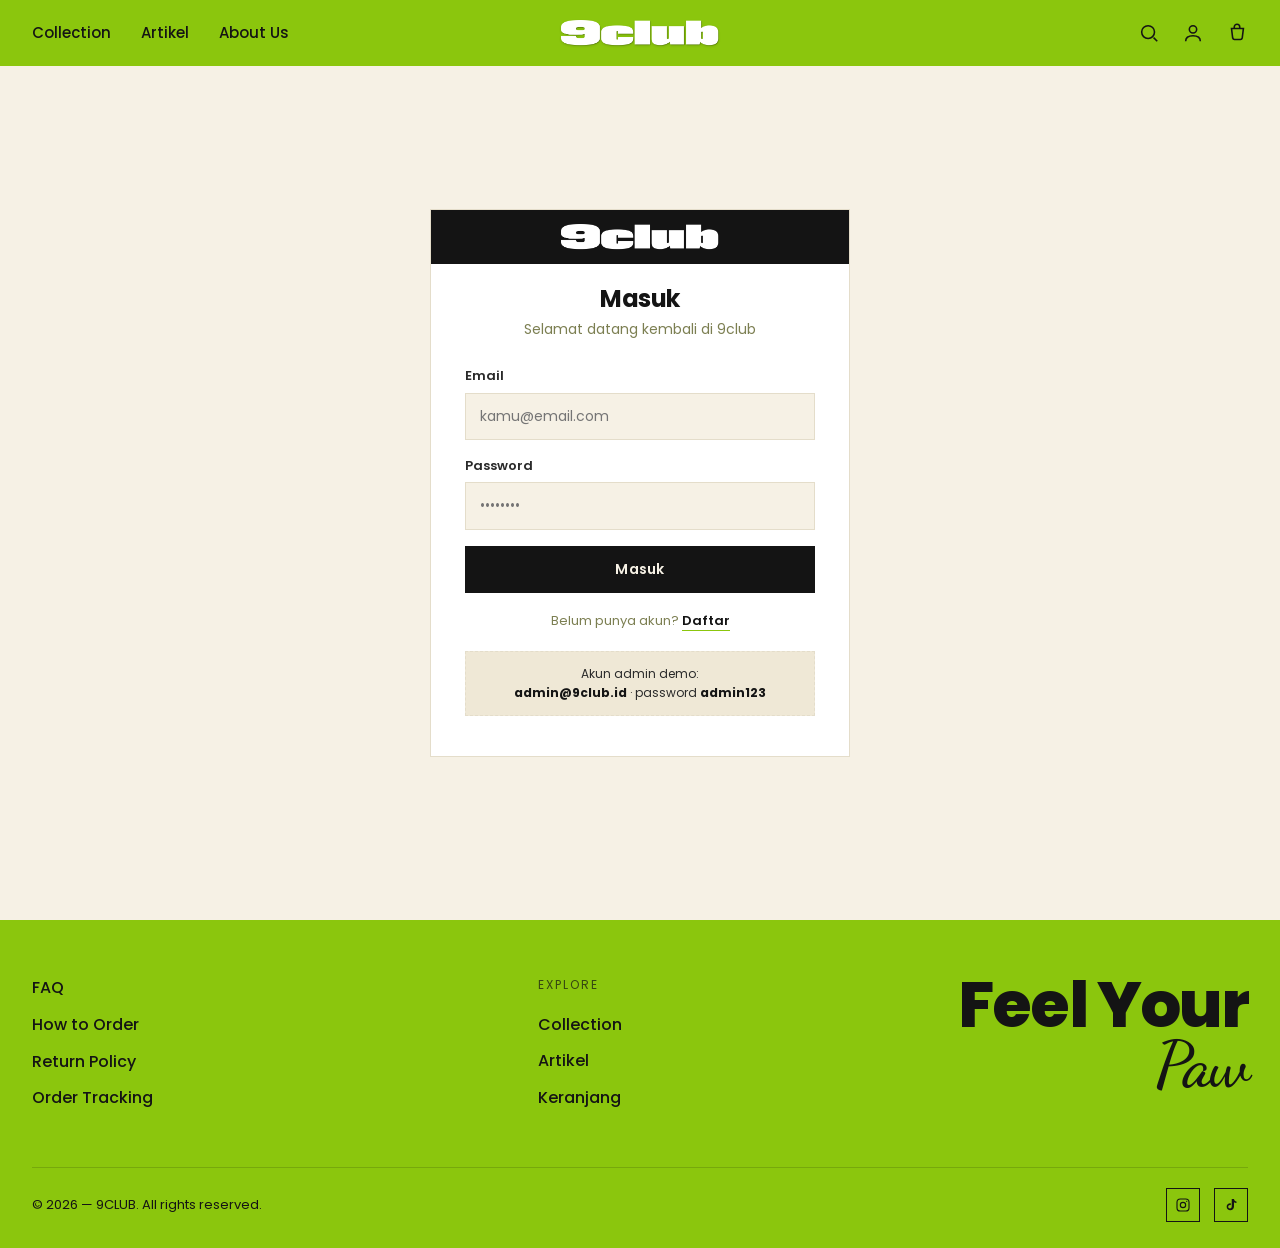
<file: admin/dashboard.html>
<!DOCTYPE html>
<html lang="id">
<head>
<meta charset="UTF-8">
<meta name="viewport" content="width=device-width, initial-scale=1">
<title>Dashboard — 9club Admin</title>
<link rel="icon" href="../assets/img/logo-9club-white.png">
<link rel="preconnect" href="https://fonts.googleapis.com">
<link rel="preconnect" href="https://fonts.gstatic.com" crossorigin>
<link href="https://fonts.googleapis.com/css2?family=Poppins:wght@400;500;600;700;800&family=Dancing+Script:wght@600;700&display=swap" rel="stylesheet">
<link rel="stylesheet" href="../assets/css/style.css?v=1">
<link rel="stylesheet" href="../assets/css/admin.css?v=1">
</head>
<body class="admin-body">
<div class="admin">
  <aside class="side" id="side"></aside>
  <div class="admin-main">
    <div class="topbar" id="topbar"></div>
    <div class="admin-content">
      <div class="stats" id="stats"></div>
      <div class="grid-2col">
        <div class="panel">
          <div class="panel-head"><h2>Penjualan 7 hari terakhir</h2><span class="pill green">+18%</span></div>
          <div class="chart" id="chart"></div>
          <div class="chart-foot"><span style="color:var(--olive);font-size:13px">Estimasi transaksi harian (unit)</span></div>
        </div>
        <div class="panel">
          <div class="panel-head"><h2>Stok menipis</h2></div>
          <div class="table-wrap"><table class="tbl"><tbody id="lowstock"></tbody></table></div>
        </div>
      </div>
      <div class="panel">
        <div class="panel-head"><h2>Transaksi terbaru</h2><a href="transaksi.html" class="btn btn-ghost btn-sm">Lihat semua</a></div>
        <div class="table-wrap"><table class="tbl">
          <thead><tr><th>Order ID</th><th>Tanggal</th><th>Item</th><th>Metode</th><th>Total</th><th>Status</th></tr></thead>
          <tbody id="recent"></tbody></table></div>
      </div>
    </div>
  </div>
</div>

<script src="../assets/js/products.js?v=1"></script>
<script src="../assets/js/articles.js?v=1"></script>
<script src="../assets/js/auth.js?v=1"></script>
<script src="../assets/js/admin.js?v=1"></script>
<script>
  mountAdmin('dash','Dashboard','Ringkasan performa toko 9club');
  const prods=adminProducts(), orders=adminOrders(), users=adminUsers();
  const revenue=orders.reduce((n,o)=>n+o.total,0);
  const statusPill={paid:'green',pending:'amber',shipped:'blue'};
  const statusTxt={paid:'Dibayar',pending:'Menunggu',shipped:'Dikirim'};

  document.getElementById('stats').innerHTML=[
    {ic:AICON.money,num:rupiah(revenue),lbl:'Total Pendapatan',d:'+18% minggu ini',up:true},
    {ic:AICON.cart,num:orders.length,lbl:'Total Transaksi',d:'+3 hari ini',up:true},
    {ic:AICON.box,num:prods.length,lbl:'Produk Aktif',d:prods.filter(p=>p.sold).length+' sold out',up:false},
    {ic:AICON.users,num:users.length,lbl:'Pengguna',d:'+2 minggu ini',up:true}
  ].map(s=>`<div class="stat"><div class="ic">${s.ic}</div><div class="num">${s.num}</div>
    <div class="lbl">${s.lbl}</div><div class="delta ${s.up?'up':'down'}">${s.d}</div></div>`).join('');

  const days=['Sen','Sel','Rab','Kam','Jum','Sab','Min'], vals=[4,7,5,9,12,15,10], max=Math.max(...vals);
  document.getElementById('chart').innerHTML=days.map((d,i)=>
    `<div class="bar" style="height:${vals[i]/max*100}%"><b>${vals[i]}</b><span>${d}</span></div>`).join('');

  document.getElementById('lowstock').innerHTML=prods.filter(p=>p.stock<=6).slice(0,5).map(p=>
    `<tr><td><div class="cell-prod"><img src="${p.img}"><div><b>${p.name}</b><small>${p.category}</small></div></div></td>
     <td style="text-align:right"><span class="pill ${p.stock===0?'red':'amber'}">${p.stock===0?'Habis':p.stock+' pcs'}</span></td></tr>`).join('')
     || '<tr><td style="padding:20px;color:var(--olive)">Semua stok aman.</td></tr>';

  document.getElementById('recent').innerHTML=orders.slice(0,6).map(o=>
    `<tr><td><b>${o.id}</b></td><td>${o.date}</td><td>${o.items.reduce((n,i)=>n+i.qty,0)} item</td>
     <td>${o.pay}</td><td><b>${rupiah(o.total)}</b></td>
     <td><span class="pill ${statusPill[o.status]}">${statusTxt[o.status]}</span></td></tr>`).join('');
</script>
</body>
</html>
</file>
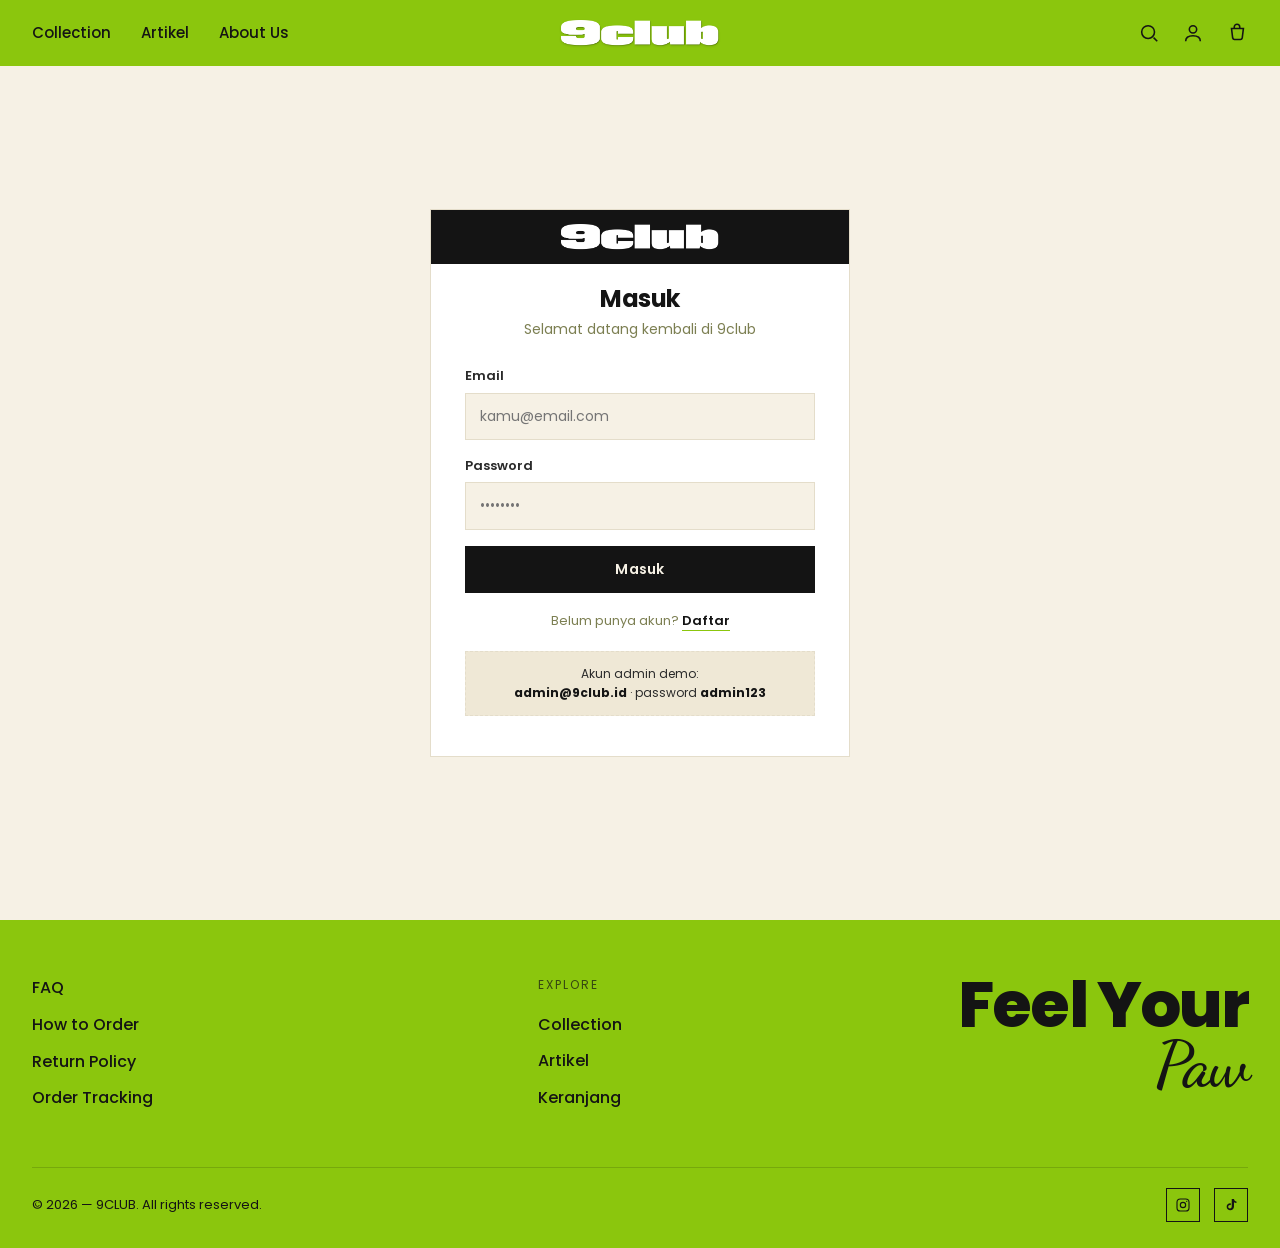
<file: admin/pengguna.html>
<!DOCTYPE html>
<html lang="id">
<head>
<meta charset="UTF-8">
<meta name="viewport" content="width=device-width, initial-scale=1">
<title>Kelola Pengguna — 9club Admin</title>
<link rel="icon" href="../assets/img/logo-9club-white.png">
<link rel="preconnect" href="https://fonts.googleapis.com">
<link rel="preconnect" href="https://fonts.gstatic.com" crossorigin>
<link href="https://fonts.googleapis.com/css2?family=Poppins:wght@400;500;600;700;800&family=Dancing+Script:wght@600;700&display=swap" rel="stylesheet">
<link rel="stylesheet" href="../assets/css/style.css?v=1">
<link rel="stylesheet" href="../assets/css/admin.css?v=1">
</head>
<body class="admin-body">
<div class="admin">
  <aside class="side" id="side"></aside>
  <div class="admin-main">
    <div class="topbar" id="topbar"></div>
    <div class="admin-content">
      <div class="panel">
        <div class="panel-head">
          <h2>Daftar Pengguna</h2>
          <button class="btn btn-dark btn-sm" onclick="editUser()">+ Tambah Pengguna</button>
        </div>
        <div class="table-wrap"><table class="tbl">
          <thead><tr><th>Nama</th><th>Email</th><th>Role</th><th>Bergabung</th><th>Status</th><th style="text-align:right">Aksi</th></tr></thead>
          <tbody id="rows"></tbody></table></div>
      </div>
    </div>
  </div>
</div>

<script src="../assets/js/auth.js?v=1"></script>
<script src="../assets/js/admin.js?v=1"></script>
<script>
  mountAdmin('pengguna','Kelola Pengguna','Data pelanggan & admin 9club');
  let list = adminUsers();
  function save(){ Store.set('9club_admin_users', list); }

  function draw(){
    document.getElementById('rows').innerHTML = list.map((u,i)=>`
      <tr>
        <td><div class="cell-prod"><div class="avatar" style="width:38px;height:38px">${u.name.charAt(0)}</div><div><b>${u.name}</b><small>${u.id}</small></div></div></td>
        <td>${u.email}</td>
        <td><span class="pill ${u.role==='Admin'?'amber':'blue'}">${u.role}</span></td>
        <td>${u.joined}</td>
        <td><span class="pill ${u.status==='active'?'green':'red'}">${u.status==='active'?'Aktif':'Banned'}</span></td>
        <td><div class="act-btns" style="justify-content:flex-end">
          <button class="icon-act" onclick="toggleBan(${i})" aria-label="Toggle">${u.status==='active'?'🚫':'✓'}</button>
          <button class="icon-act" onclick="editUser(${i})" aria-label="Edit">${AICON.edit}</button>
          <button class="icon-act del" onclick="delUser(${i})" aria-label="Hapus">${AICON.trash}</button>
        </div></td>
      </tr>`).join('');
  }
  function editUser(i){
    const u = i!=null ? list[i] : {name:'',email:'',role:'Customer',joined:new Date().toLocaleDateString('id-ID',{day:'2-digit',month:'short',year:'numeric'}),status:'active'};
    openModal(i!=null?'Edit Pengguna':'Tambah Pengguna', `
      <div class="field"><label>Nama</label><input id="f-name" value="${u.name}"></div>
      <div class="field"><label>Email</label><input id="f-email" type="email" value="${u.email}"></div>
      <div class="field"><label>Role</label><select id="f-role">
        ${['Customer','Admin'].map(r=>`<option ${r===u.role?'selected':''}>${r}</option>`).join('')}</select></div>`,
      ()=>{
        const data={
          id:u.id||('U-'+String(Date.now()).slice(-4)),
          name:document.getElementById('f-name').value||'Tanpa nama',
          email:document.getElementById('f-email').value,
          role:document.getElementById('f-role').value,
          joined:u.joined, status:u.status
        };
        if(i!=null) list[i]=data; else list.unshift(data);
        save(); draw(); closeModal();
      });
  }
  function toggleBan(i){ list[i].status = list[i].status==='active'?'banned':'active'; save(); draw(); }
  function delUser(i){ if(confirm('Hapus pengguna "'+list[i].name+'"?')){ list.splice(i,1); save(); draw(); } }
  draw();
</script>
</body>
</html>
</file>
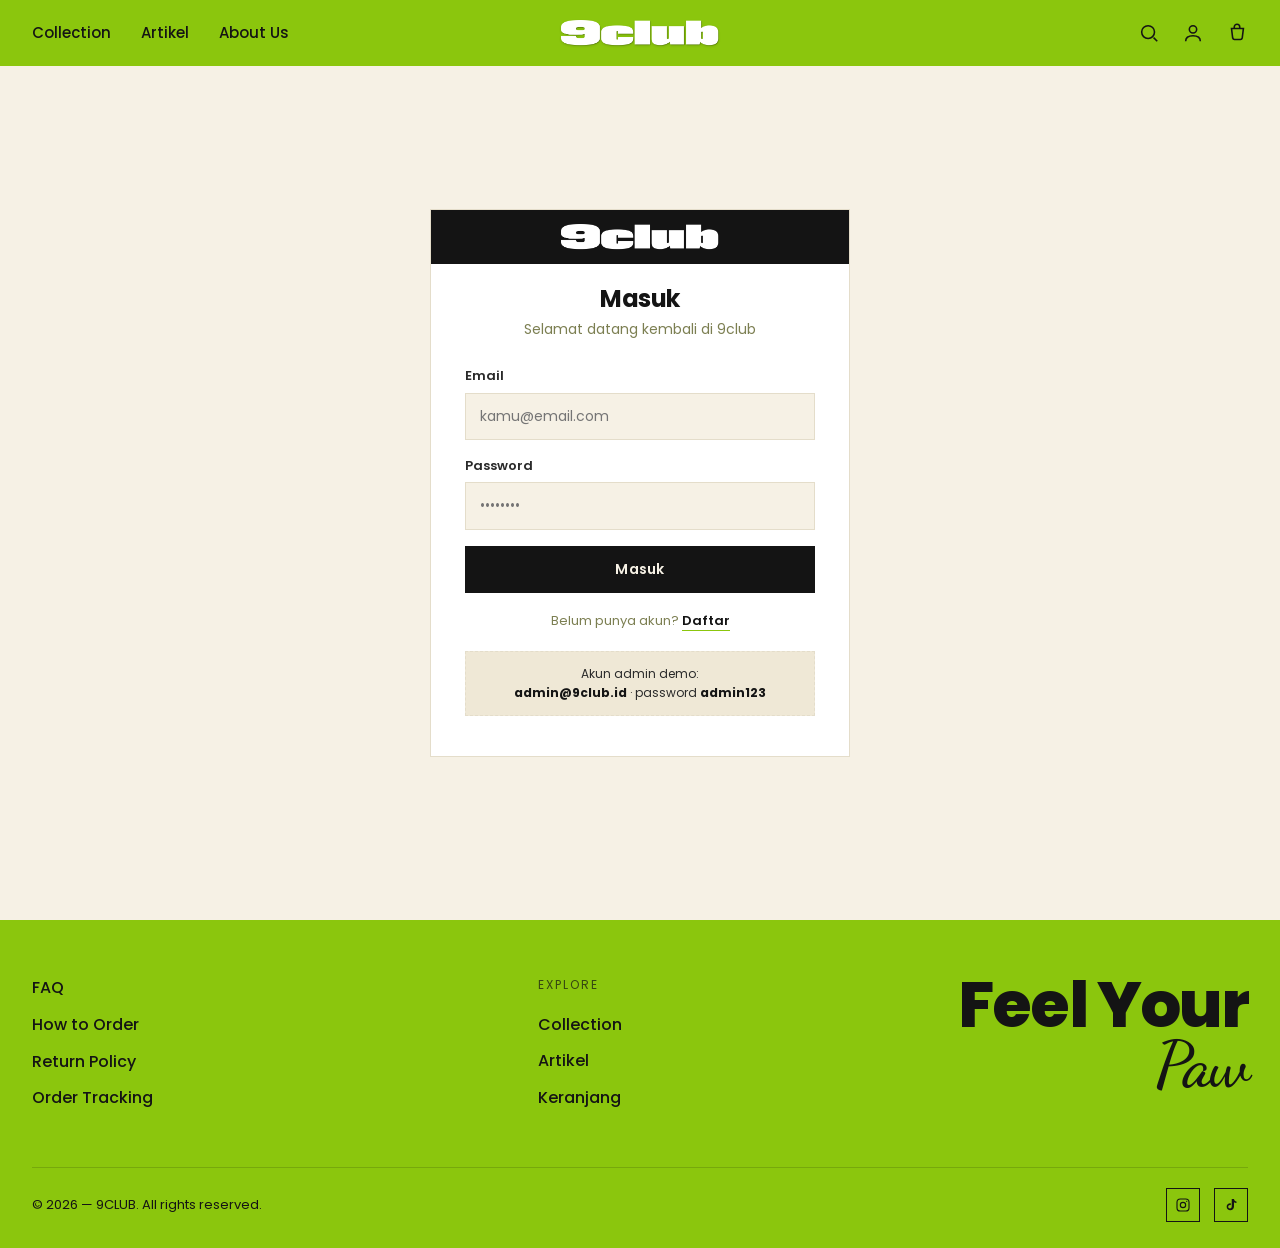
<file: admin/produk.html>
<!DOCTYPE html>
<html lang="id">
<head>
<meta charset="UTF-8">
<meta name="viewport" content="width=device-width, initial-scale=1">
<title>Kelola Produk — 9club Admin</title>
<link rel="icon" href="../assets/img/logo-9club-white.png">
<link rel="preconnect" href="https://fonts.googleapis.com">
<link rel="preconnect" href="https://fonts.gstatic.com" crossorigin>
<link href="https://fonts.googleapis.com/css2?family=Poppins:wght@400;500;600;700;800&family=Dancing+Script:wght@600;700&display=swap" rel="stylesheet">
<link rel="stylesheet" href="../assets/css/style.css?v=1">
<link rel="stylesheet" href="../assets/css/admin.css?v=1">
</head>
<body class="admin-body">
<div class="admin">
  <aside class="side" id="side"></aside>
  <div class="admin-main">
    <div class="topbar" id="topbar"></div>
    <div class="admin-content">
      <div class="panel">
        <div class="panel-head">
          <h2>Daftar Produk</h2>
          <button class="btn btn-dark btn-sm" onclick="editProduct()">+ Tambah Produk</button>
        </div>
        <div class="table-wrap"><table class="tbl">
          <thead><tr><th>Produk</th><th>Kategori</th><th>Harga</th><th>Stok</th><th>Status</th><th style="text-align:right">Aksi</th></tr></thead>
          <tbody id="rows"></tbody></table></div>
      </div>
    </div>
  </div>
</div>

<script src="../assets/js/products.js?v=1"></script>
<script src="../assets/js/auth.js?v=1"></script>
<script src="../assets/js/admin.js?v=1"></script>
<script>
  mountAdmin('produk','Kelola Produk','Tambah, ubah, dan hapus produk toko');
  let list = adminProducts();
  function save(){ Store.set('9club_admin_products', list); }

  function draw(){
    document.getElementById('rows').innerHTML = list.map((p,i)=>`
      <tr>
        <td><div class="cell-prod"><img src="${p.img}"><div><b>${p.name}</b><small>${p.id}</small></div></div></td>
        <td>${p.category}</td>
        <td><b>${rupiah(p.price)}</b></td>
        <td>${p.stock} pcs</td>
        <td><span class="pill ${p.stock<=0?'red':'green'}">${p.stock<=0?'Sold Out':'Tersedia'}</span></td>
        <td><div class="act-btns" style="justify-content:flex-end">
          <button class="icon-act" onclick="editProduct(${i})" aria-label="Edit">${AICON.edit}</button>
          <button class="icon-act del" onclick="delProduct(${i})" aria-label="Hapus">${AICON.trash}</button>
        </div></td>
      </tr>`).join('');
  }
  function editProduct(i){
    const p = i!=null ? list[i] : {name:'',category:'T-Shirt',price:0,stock:10,sold:false,images:['../assets/img/products/tee-og-3.jpg']};
    let imgs = [...((p.images&&p.images.length)?p.images:[p.img].filter(Boolean))];
    if(!imgs.length) imgs=['../assets/img/products/tee-og-3.jpg'];

    openModal(i!=null?'Edit Produk':'Tambah Produk', `
      <div class="field"><label>Gambar Produk</label>
        <div class="img-mgr" id="img-list"></div>
        <input type="file" id="img-file" accept="image/*" multiple hidden>
        <small style="color:var(--olive);font-size:12px;display:block;margin-top:8px">Klik gambar untuk jadikan cover · tombol × untuk hapus · + untuk tambah foto.</small>
      </div>
      <div class="field"><label>Nama Produk</label><input id="f-name" value="${p.name}"></div>
      <div class="field"><label>Kategori</label><select id="f-cat">
        ${['T-Shirt','Headwear','Bottoms'].map(c=>`<option ${c===p.category?'selected':''}>${c}</option>`).join('')}</select></div>
      <div class="field-row">
        <div class="field"><label>Harga (Rp)</label><input id="f-price" type="number" value="${p.price}"></div>
        <div class="field"><label>Stok</label><input id="f-stock" type="number" min="0" value="${p.stock}"></div>
      </div>
      <div class="field"><label>Deskripsi</label><textarea id="f-desc" rows="3" placeholder="Deskripsi produk...">${p.desc||''}</textarea></div>
      <div class="field-row">
        <div class="field"><label>Warna</label><input id="f-color" value="${p.color||''}" placeholder="mis. Black"></div>
        <div class="field"><label>Koleksi</label><input id="f-drop" value="${p.drop||''}" placeholder="mis. Drop 1 Collection"></div>
      </div>
      <div class="field"><label>Bahan</label><input id="f-material" value="${p.material||''}" placeholder="mis. Cotton Australian Coolbreeze 235 gsm"></div>
      <div class="field"><label>Status (otomatis)</label>
        <div id="status-preview"></div>
        <small style="color:var(--olive);font-size:12px;display:block;margin-top:6px">Status mengikuti stok: <b>Tersedia</b> jika stok &gt; 0, <b>Sold Out</b> jika stok 0.</small>
      </div>`,
      ()=>{
        const stock=Math.max(0,+document.getElementById('f-stock').value||0);
        const data={
          id:p.id||('prod-'+Date.now()),
          name:document.getElementById('f-name').value||'Tanpa nama',
          category:document.getElementById('f-cat').value,
          price:+document.getElementById('f-price').value||0,
          stock,
          sold: stock<=0,               // otomatis: 0 = sold out
          desc:document.getElementById('f-desc').value.trim(),
          color:document.getElementById('f-color').value.trim(),
          drop:document.getElementById('f-drop').value.trim(),
          material:document.getElementById('f-material').value.trim(),
          images:imgs, img:imgs[0]
        };
        if(i!=null) list[i]=data; else list.unshift(data);
        try{ save(); }
        catch(err){ alert('Penyimpanan penuh — kurangi jumlah/ukuran foto.'); return; }
        draw(); closeModal();
      });

    /* ---- image manager (CRUD gambar) ---- */
    const listEl=document.getElementById('img-list');
    function renderThumbs(){
      listEl.innerHTML = imgs.map((src,idx)=>`
        <div class="img-thumb ${idx===0?'cover':''}" data-idx="${idx}" title="${idx===0?'Cover':'Klik untuk jadikan cover'}">
          <img src="${src}" alt="">
          ${idx===0?'<span class="cover-tag">COVER</span>':''}
          <button type="button" class="del" data-del="${idx}" aria-label="Hapus">×</button>
        </div>`).join('') + `<div class="img-add" id="img-add" title="Tambah foto">+</div>`;
      listEl.querySelector('#img-add').onclick=()=>document.getElementById('img-file').click();
      listEl.querySelectorAll('.del').forEach(b=>b.onclick=e=>{
        e.stopPropagation(); imgs.splice(+b.dataset.del,1);
        if(!imgs.length) imgs=['../assets/img/products/tee-og-3.jpg']; renderThumbs();
      });
      listEl.querySelectorAll('.img-thumb').forEach(t=>t.onclick=()=>{
        const idx=+t.dataset.idx; if(idx>0){ const [m]=imgs.splice(idx,1); imgs.unshift(m); renderThumbs(); }
      });
    }
    renderThumbs();
    document.getElementById('img-file').onchange=e=>{
      filesToDataURLs(e.target.files, urls=>{ imgs.push(...urls); renderThumbs(); }, 900, 0.82);
      e.target.value='';
    };

    /* ---- status otomatis dari stok (preview live) ---- */
    const stockInput=document.getElementById('f-stock');
    const statusPrev=document.getElementById('status-preview');
    function updateStatus(){
      const s=Math.max(0,+stockInput.value||0);
      statusPrev.innerHTML=`<span class="pill ${s<=0?'red':'green'}">${s<=0?'Sold Out':'Tersedia'}</span>`;
    }
    stockInput.addEventListener('input',updateStatus); updateStatus();
  }
  function delProduct(i){ if(confirm('Hapus produk "'+list[i].name+'"?')){ list.splice(i,1); save(); draw(); } }
  draw();
</script>
</body>
</html>
</file>
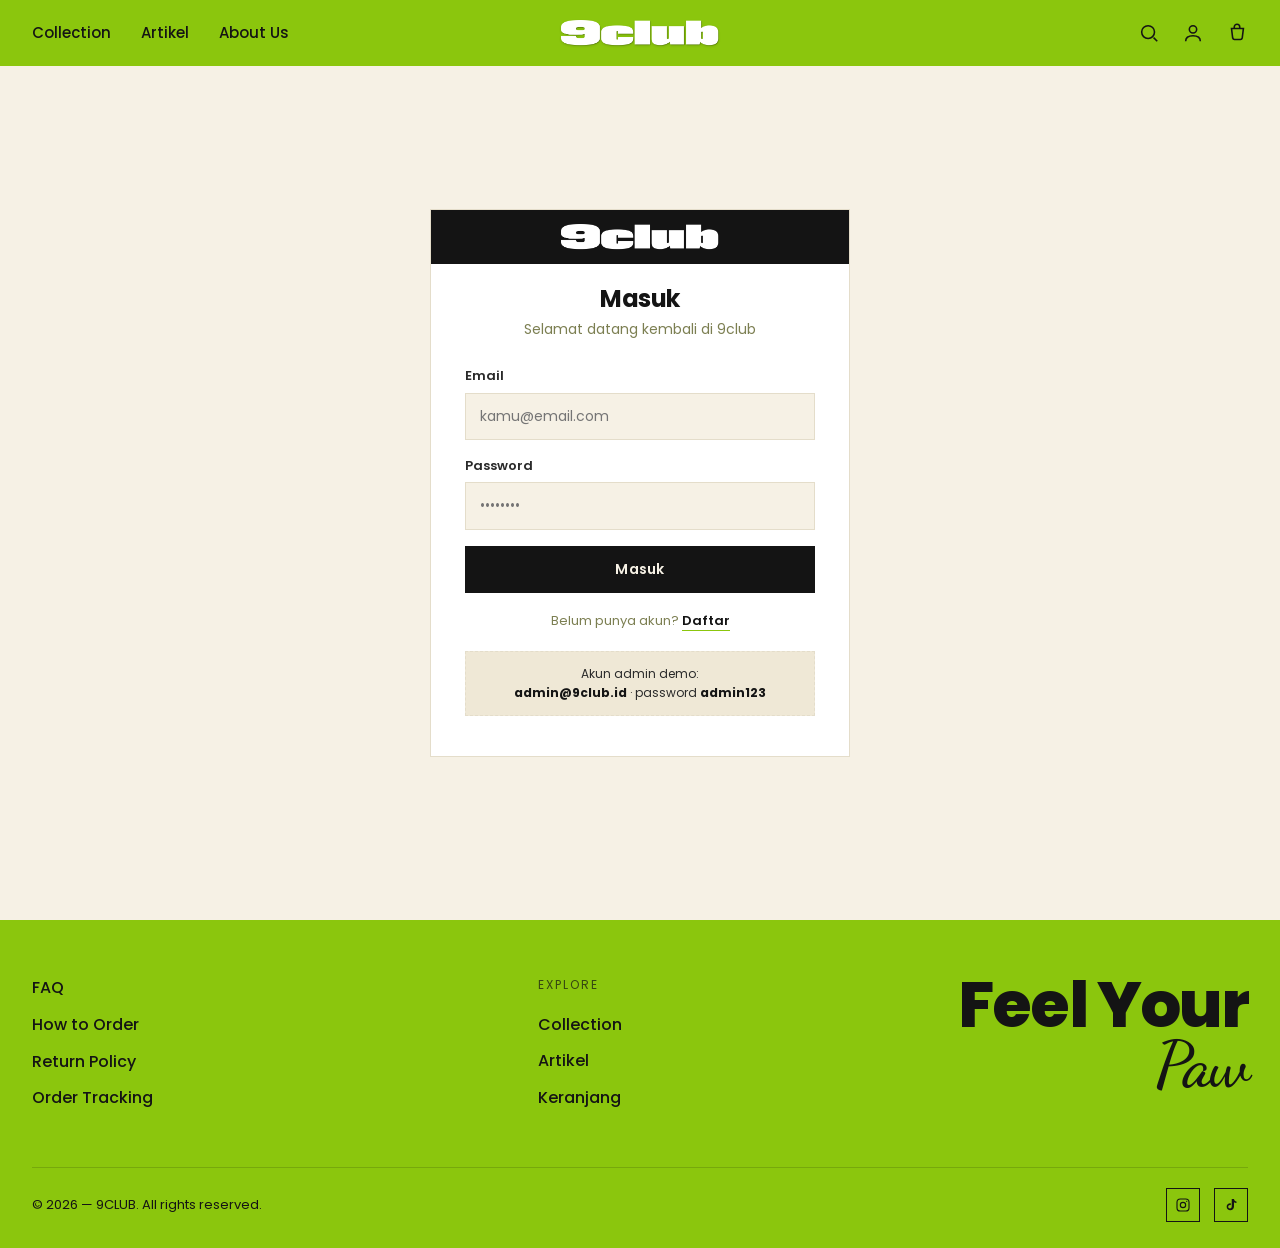
<file: admin/transaksi.html>
<!DOCTYPE html>
<html lang="id">
<head>
<meta charset="UTF-8">
<meta name="viewport" content="width=device-width, initial-scale=1">
<title>Kelola Transaksi — 9club Admin</title>
<link rel="icon" href="../assets/img/logo-9club-white.png">
<link rel="preconnect" href="https://fonts.googleapis.com">
<link rel="preconnect" href="https://fonts.gstatic.com" crossorigin>
<link href="https://fonts.googleapis.com/css2?family=Poppins:wght@400;500;600;700;800&family=Dancing+Script:wght@600;700&display=swap" rel="stylesheet">
<link rel="stylesheet" href="../assets/css/style.css?v=1">
<link rel="stylesheet" href="../assets/css/admin.css?v=1">
</head>
<body class="admin-body">
<div class="admin">
  <aside class="side" id="side"></aside>
  <div class="admin-main">
    <div class="topbar" id="topbar"></div>
    <div class="admin-content">
      <div class="stats" id="stats"></div>
      <div class="panel">
        <div class="panel-head">
          <h2>Semua Transaksi</h2>
          <div class="filters" id="filters"></div>
        </div>
        <div class="table-wrap"><table class="tbl">
          <thead><tr><th>Order ID</th><th>Tanggal</th><th>Produk</th><th>Metode</th><th>Total</th><th>Status</th></tr></thead>
          <tbody id="rows"></tbody></table></div>
      </div>
    </div>
  </div>
</div>

<script src="../assets/js/products.js?v=1"></script>
<script src="../assets/js/auth.js?v=1"></script>
<script src="../assets/js/admin.js?v=1"></script>
<script>
  mountAdmin('transaksi','Kelola Transaksi','Pantau & ubah status pesanan');
  let orders = adminOrders();
  const statusPill={paid:'green',pending:'amber',shipped:'blue'};
  const statusTxt={paid:'Dibayar',pending:'Menunggu',shipped:'Dikirim'};
  let filter='all';

  function drawStats(){
    const paid=orders.filter(o=>o.status==='paid').length;
    const pending=orders.filter(o=>o.status==='pending').length;
    const rev=orders.reduce((n,o)=>n+o.total,0);
    document.getElementById('stats').innerHTML=[
      {ic:AICON.cart,num:orders.length,lbl:'Total Order'},
      {ic:AICON.money,num:rupiah(rev),lbl:'Total Nilai'},
      {ic:AICON.box,num:paid,lbl:'Sudah Dibayar'},
      {ic:AICON.doc,num:pending,lbl:'Menunggu'}
    ].map(s=>`<div class="stat"><div class="ic">${s.ic}</div><div class="num">${s.num}</div><div class="lbl">${s.lbl}</div></div>`).join('');
  }

  function draw(){
    drawStats();
    document.getElementById('filters').innerHTML=['all','paid','pending','shipped'].map(f=>
      `<button class="chip ${f===filter?'active':''}" onclick="setF('${f}')">${f==='all'?'Semua':statusTxt[f]}</button>`).join('');
    const list=orders.filter(o=>filter==='all'||o.status===filter);
    document.getElementById('rows').innerHTML=list.map((o,idx)=>`
      <tr>
        <td><b>${o.id}</b></td><td>${o.date}</td>
        <td><div class="cell-prod"><img src="${o.items[0].img}"><div><b>${o.items[0].name}</b><small>${o.items.reduce((n,i)=>n+i.qty,0)} item</small></div></div></td>
        <td>${o.pay}</td><td><b>${rupiah(o.total)}</b></td>
        <td><select onchange="setStatus('${o.id}',this.value)" class="pill ${statusPill[o.status]}" style="border:none;font:inherit;font-size:11px;font-weight:700;padding:5px 10px;border-radius:20px">
          ${['paid','pending','shipped'].map(s=>`<option value="${s}" ${s===o.status?'selected':''}>${statusTxt[s]}</option>`).join('')}
        </select></td>
      </tr>`).join('') || '<tr><td colspan="6" style="padding:24px;color:var(--olive)">Tidak ada transaksi.</td></tr>';
  }
  function setF(f){ filter=f; draw(); }
  function setStatus(id,val){
    setOrderStatus(id,val);                 // simpan permanen ke store bersama
    const o=orders.find(x=>x.id===id); if(o)o.status=val;
    draw();
  }
  draw();
</script>
</body>
</html>
</file>
<file: assets/css/style.css>
/* ============================================================
   9CLUB — Design System (shared)
   Style refs Figma "turf." : lime + cream, clean streetwear
   ============================================================ */
:root{
  --lime:#8bc60d;          /* brand lime green */
  --lime-dark:#6f9e0a;
  --cream:#f6f1e5;         /* warm off-white page bg */
  --cream-2:#efe8d6;
  --ink:#141414;           /* near black */
  --ink-2:#2a2a2a;
  --olive:#7c7f52;         /* muted olive for product meta */
  --white:#ffffff;
  --line:#e4ddca;
  --danger:#c8402f;

  --font:'Poppins',system-ui,-apple-system,'Segoe UI',sans-serif;
  --script:'Dancing Script',cursive;

  --header-h:66px;
  --wrap:1280px;
  --radius:10px;
  --transition:.32s cubic-bezier(.4,0,.2,1);
}

*,*::before,*::after{box-sizing:border-box;margin:0;padding:0}
html{scroll-behavior:smooth}
body{
  font-family:var(--font);
  background:var(--cream);
  color:var(--ink);
  line-height:1.55;
  -webkit-font-smoothing:antialiased;
  overflow-x:clip;
}
img{max-width:100%;display:block}
a{color:inherit;text-decoration:none}
button{font-family:inherit;cursor:pointer;border:none;background:none}
ul{list-style:none}
h1,h2,h3,h4{line-height:1.1;font-weight:700;letter-spacing:-.01em}

.wrap{max-width:var(--wrap);margin-inline:auto;padding-inline:32px}
.eyebrow{font-size:12px;letter-spacing:.22em;text-transform:uppercase;font-weight:600;color:var(--olive)}
.sr-only{position:absolute;width:1px;height:1px;overflow:hidden;clip:rect(0 0 0 0)}

/* ---------- buttons ---------- */
.btn{
  display:inline-flex;align-items:center;gap:8px;
  padding:13px 26px;border-radius:40px;font-weight:600;font-size:14px;
  letter-spacing:.02em;transition:var(--transition);white-space:nowrap;
}
.btn-lime{background:var(--lime);color:var(--ink)}
.btn-lime:hover{background:var(--ink);color:var(--lime)}
.btn-dark{background:var(--ink);color:var(--cream)}
.btn-dark:hover{background:var(--lime);color:var(--ink)}
.btn-ghost{border:1.5px solid var(--ink);color:var(--ink)}
.btn-ghost:hover{background:var(--ink);color:var(--cream)}
.btn-block{width:100%;justify-content:center}
.btn[disabled]{opacity:.45;cursor:not-allowed}

/* ============================================================
   HEADER
   ============================================================ */
.site-header{position:sticky;top:0;z-index:100;background:var(--lime)}

/* Landing: header transparan di atas video, jadi solid saat scroll / ada gerakan */
body.home-hero .site-header{position:fixed;top:0;left:0;right:0;z-index:200;transition:background .35s ease,box-shadow .35s ease}
body.home-hero .hero{height:100vh}
/* teks & ikon header landing SELALU putih (transparan maupun saat lime) */
body.home-hero .site-header .nav-link,
body.home-hero .site-header .icon-btn,
body.home-hero .site-header .hamburger{color:#fff;text-shadow:0 1px 4px rgba(0,0,0,.3)}
body.home-hero .site-header .cart-count{background:#fff;color:var(--ink);text-shadow:none}
/* state transparan (di paling atas): background hilang + bayangan lebih kuat di atas video */
body.home-hero .site-header.transparent{background:transparent}
body.home-hero .site-header.transparent .nav-link,
body.home-hero .site-header.transparent .icon-btn,
body.home-hero .site-header.transparent .hamburger{text-shadow:0 1px 8px rgba(0,0,0,.45)}
body.home-hero .site-header.transparent .icon-btn svg,
body.home-hero .site-header.transparent .hamburger svg{filter:drop-shadow(0 1px 5px rgba(0,0,0,.45))}
body.home-hero .site-header.transparent .brand-logo img{filter:drop-shadow(0 2px 10px rgba(0,0,0,.5))}
.nav{
  height:var(--header-h);display:grid;
  grid-template-columns:1fr auto 1fr;align-items:center;gap:20px;
}
.nav-left{display:flex;align-items:center;gap:30px}
.nav-right{display:flex;align-items:center;gap:22px;justify-content:flex-end}
.nav-link{
  position:relative;font-weight:500;font-size:15px;color:var(--ink);
  padding:6px 0;transition:opacity .2s;
}
.nav-link:hover{opacity:.62}
.brand-logo{height:26px;width:auto}
.brand-logo img{height:100%;width:auto;filter:drop-shadow(0 1px 1px rgba(0,0,0,.15))}
.icon-btn{display:grid;place-items:center;color:var(--ink);position:relative}
.icon-btn svg{width:22px;height:22px}
.cart-count{
  position:absolute;top:-7px;right:-9px;min-width:17px;height:17px;padding:0 4px;
  background:var(--ink);color:var(--lime);border-radius:20px;font-size:10px;font-weight:700;
  display:grid;place-items:center;line-height:1;
}
.hamburger{display:none}

/* ---------- search overlay ---------- */
.search-overlay{position:fixed;inset:0;z-index:300;background:rgba(20,20,20,.6);display:none;justify-content:center;align-items:flex-start;padding:72px 20px}
.search-overlay.open{display:flex}
.search-panel{background:var(--cream);width:100%;max-width:640px;max-height:82vh;overflow:hidden;display:flex;flex-direction:column;box-shadow:0 30px 60px -20px rgba(0,0,0,.55)}
.search-bar{display:flex;align-items:center;gap:6px;border-bottom:1px solid var(--line);padding:8px 14px;color:var(--olive)}
.search-bar svg{width:20px;height:20px;flex-shrink:0}
.search-bar input{flex:1;border:none;background:none;font:inherit;font-size:17px;padding:12px 8px;outline:none;color:var(--ink)}
.search-close{width:40px;height:40px;display:grid;place-items:center;color:var(--olive)}
.search-close:hover{color:var(--ink)}
.search-results{overflow-y:auto;padding:12px}
.search-hint{color:var(--olive);text-align:center;padding:34px 12px}
.search-grid{display:grid;gap:6px}
.search-item{display:flex;gap:14px;align-items:center;padding:10px;transition:background .15s}
.search-item:hover{background:var(--cream-2)}
.search-item img{width:50px;height:64px;object-fit:cover;background:var(--cream-2);flex-shrink:0}
.search-item .si-name{font-weight:600}
.search-item .si-price{color:var(--olive);font-size:13px}
.si-badge{margin-left:auto;font-size:10px;font-weight:700;letter-spacing:.06em;text-transform:uppercase;padding:4px 9px}
.si-badge.ok{background:#e6f4d6;color:#4e7a15}
.si-badge.sold{background:#fbe3df;color:#a5321f}

/* ---------- account dropdown ---------- */
.account-menu{position:relative}
.account-drop{
  position:absolute;right:0;top:calc(100% + 12px);background:var(--white);
  border:1px solid var(--line);min-width:200px;box-shadow:0 18px 34px -18px rgba(0,0,0,.42);
  display:none;flex-direction:column;z-index:130;overflow:hidden;
}
.account-drop.open{display:flex}
.account-drop .acc-name{padding:13px 16px;font-weight:600;font-size:13px;border-bottom:1px solid var(--line);background:var(--cream-2)}
.account-drop a,.account-drop button{
  padding:12px 16px;text-align:left;font-size:14px;font-weight:500;color:var(--ink);
  background:none;border:none;width:100%;cursor:pointer;transition:background .15s;
}
.account-drop a:hover,.account-drop button:hover{background:var(--cream)}
.account-drop .logout{color:var(--danger);border-top:1px solid var(--line)}

/* ---------- mega menu ---------- */
.has-mega{position:static}
.mega{
  position:absolute;left:0;right:0;top:var(--header-h);background:var(--lime);
  padding:34px 0 42px;box-shadow:0 24px 40px -20px rgba(0,0,0,.35);
  opacity:0;visibility:hidden;transform:translateY(-8px);
  transition:var(--transition);z-index:99;
}
.has-mega:hover .mega,.mega:hover,.mega.open{opacity:1;visibility:visible;transform:none}
.mega-grid{display:grid;grid-template-columns:repeat(3,180px) 1fr;gap:32px}
.mega-col h4{font-size:12px;letter-spacing:.16em;text-transform:uppercase;margin-bottom:16px;color:var(--ink-2)}
.mega-col li{margin-bottom:11px}
.mega-col a{font-size:15px;font-weight:500;transition:opacity .2s}
.mega-col a:hover{opacity:.6}
.mega-cards{display:grid;grid-template-columns:1fr 1fr;gap:14px}
.mega-card{position:relative;border-radius:10px;overflow:hidden;aspect-ratio:16/10}
.mega-card img{width:100%;height:100%;object-fit:cover;transition:var(--transition)}
.mega-card:hover img{transform:scale(1.06)}
.mega-card span{
  position:absolute;left:12px;bottom:12px;color:#fff;font-family:var(--script);
  font-size:26px;text-shadow:0 2px 8px rgba(0,0,0,.5)
}

/* ============================================================
   HERO
   ============================================================ */
.hero{position:relative;height:calc(100vh - var(--header-h));min-height:520px;overflow:hidden;background:#0d0d0d}
.hero video,.hero-slide img{width:100%;height:100%;object-fit:cover}
.hero-media{position:absolute;inset:0}
.hero-media::after{content:"";position:absolute;inset:0;background:linear-gradient(180deg,rgba(0,0,0,.22),rgba(0,0,0,.55))}
.hero-inner{
  position:absolute;inset:0;z-index:2;display:flex;flex-direction:column;
  justify-content:flex-end;align-items:flex-start;
  padding:0 0 66px;color:#fff;
}
.hero-inner .wrap{width:100%}
.hero-tag{font-size:13px;letter-spacing:.28em;text-transform:uppercase;color:var(--lime);font-weight:600;margin-bottom:14px}
.hero h1{font-size:clamp(42px,7vw,96px);font-weight:800;letter-spacing:-.03em;line-height:.92}
.hero h1 em{font-family:var(--script);font-style:normal;font-weight:600;color:var(--lime)}
.hero p{max-width:440px;margin:18px 0 26px;font-size:16px;color:rgba(255,255,255,.85)}
.hero-sound{position:absolute;left:24px;bottom:24px;z-index:6;width:46px;height:46px;display:grid;place-items:center;background:rgba(0,0,0,.42);color:#fff;border:1px solid rgba(255,255,255,.35);cursor:pointer;transition:var(--transition)}
.hero-sound:hover{background:var(--lime);color:var(--ink);border-color:var(--lime)}
.hero-sound svg{width:22px;height:22px}
.hero-sound .ic-on{display:none}
.hero-sound.on .ic-on{display:block}
.hero-sound.on .ic-off{display:none}
.hero-dots{position:absolute;right:32px;bottom:70px;z-index:3;display:flex;gap:9px}
.hero-dots button{width:9px;height:9px;border-radius:50%;background:rgba(255,255,255,.45);transition:.25s}
.hero-dots button.active{background:var(--lime);transform:scale(1.25)}

/* ============================================================
   MARQUEE
   ============================================================ */
.marquee{background:var(--cream);border-block:1px solid var(--line);padding:16px 0;overflow:hidden;white-space:nowrap}
.marquee-track{display:inline-flex;gap:52px;animation:marquee 22s linear infinite}
.marquee span{font-size:26px;font-weight:800;letter-spacing:-.01em;color:var(--lime);text-transform:uppercase}
.marquee span i{font-style:normal;color:var(--olive);margin-left:52px;font-size:14px}
@keyframes marquee{to{transform:translateX(-50%)}}

/* ============================================================
   SECTION + PRODUCT GRID
   ============================================================ */
.section{padding:66px 0}
.section-head{display:flex;justify-content:space-between;align-items:flex-end;margin-bottom:34px;gap:20px}
.section-head h2{font-size:clamp(24px,3vw,34px);letter-spacing:-.02em}
.section-head .link{font-weight:600;font-size:14px;border-bottom:2px solid var(--lime);padding-bottom:2px}

.grid-4{display:grid;grid-template-columns:repeat(4,1fr);gap:26px 22px}

.card{position:relative}
.card-media{
  position:relative;aspect-ratio:3/4;border-radius:12px;overflow:hidden;background:var(--cream-2);
}
.card-media img{width:100%;height:100%;object-fit:cover;transition:var(--transition)}
.card-media img.alt{position:absolute;inset:0;opacity:0}
.card:hover .card-media img.main{opacity:0}
.card:hover .card-media img.alt{opacity:1}
.card:hover .card-media img{transform:scale(1.04)}
.badge{
  position:absolute;top:12px;left:12px;z-index:2;background:var(--ink);color:#fff;
  font-size:10px;font-weight:700;letter-spacing:.12em;padding:5px 9px;border-radius:5px;text-transform:uppercase;
}
.badge.sold{background:var(--danger)}
.badge.avail{background:var(--lime);color:var(--ink)}
.card-quick{
  position:absolute;left:12px;right:12px;bottom:12px;z-index:2;
  transform:translateY(10px);opacity:0;transition:var(--transition);
}
.card:hover .card-quick{transform:none;opacity:1}
.card-info{padding:14px 2px 0}
.card-info h3{font-size:15px;font-weight:600}
.card-info .price{color:var(--olive);font-size:14px;font-weight:500;margin-top:3px}
.card-cat{font-size:11px;letter-spacing:.12em;text-transform:uppercase;color:var(--olive);margin-bottom:5px}

.center-cta{display:flex;justify-content:center;margin-top:44px}

/* ---------- feature collection cards ---------- */
.feature-grid{display:grid;grid-template-columns:1fr 1fr;gap:16px}
.feature{position:relative;border-radius:14px;overflow:hidden;aspect-ratio:16/11}
.feature.tall{grid-row:span 2;aspect-ratio:auto}
.feature img{width:100%;height:100%;object-fit:cover;transition:var(--transition)}
.feature:hover img{transform:scale(1.05)}
.feature-txt{position:absolute;inset:0;display:flex;flex-direction:column;justify-content:flex-end;padding:26px;color:#fff;background:linear-gradient(180deg,transparent 40%,rgba(0,0,0,.55))}
.feature-txt .script{font-family:var(--script);font-size:44px;line-height:.9}
.feature-txt .btn{margin-top:16px;align-self:flex-start}

/* ============================================================
   FOOTER
   ============================================================ */
.site-footer{background:var(--lime);color:var(--ink);padding:56px 0 26px;margin-top:20px}
.footer-top{display:grid;grid-template-columns:1.4fr 1fr 1fr;gap:30px;align-items:start}
.footer-links li{margin-bottom:12px}
.footer-links a{font-weight:500;transition:opacity .2s}
.footer-links a:hover{opacity:.6}
.footer-h{font-size:12px;letter-spacing:.16em;text-transform:uppercase;margin-bottom:18px;opacity:.7}
.footer-big{font-size:clamp(34px,5vw,64px);font-weight:800;letter-spacing:-.03em;line-height:.9;text-align:right}
.footer-big em{font-family:var(--script);font-style:normal;font-weight:600}
.footer-bottom{display:flex;justify-content:space-between;align-items:center;margin-top:44px;padding-top:20px;border-top:1px solid rgba(0,0,0,.15);font-size:13px}
.socials{display:flex;gap:14px}
.socials a{width:34px;height:34px;border:1.5px solid var(--ink);border-radius:50%;display:grid;place-items:center;transition:var(--transition)}
.socials a:hover{background:var(--ink);color:var(--lime)}
.socials svg{width:16px;height:16px}

/* ============================================================
   MOBILE
   ============================================================ */
.mobile-drawer{display:none}
@media(max-width:1024px){
  .grid-4{grid-template-columns:repeat(3,1fr)}
  .mega-grid{grid-template-columns:repeat(3,150px) 1fr}
}
@media(max-width:820px){
  .wrap{padding-inline:20px}
  .nav{grid-template-columns:auto 1fr auto}
  .nav-left{display:none}
  .hamburger{display:grid;place-items:center;color:var(--ink)}
  .hamburger svg{width:26px;height:26px}
  .nav-center{justify-self:center}
  .nav-right{gap:16px}
  .has-mega .mega{display:none}
  .grid-4{grid-template-columns:repeat(2,1fr);gap:20px 14px}
  .feature-grid{grid-template-columns:1fr}
  .feature.tall{grid-row:auto;aspect-ratio:16/11}
  .footer-top{grid-template-columns:1fr 1fr}
  .footer-big{grid-column:1/-1;text-align:left;margin-top:20px}
  .section{padding:48px 0}
  .hero-dots{right:20px}

  /* drawer */
  .mobile-drawer{
    display:block;position:fixed;inset:0;z-index:200;background:var(--lime);
    transform:translateX(-100%);transition:transform .35s ease;padding:26px 24px;overflow-y:auto;
  }
  .mobile-drawer.open{transform:none}
  .mobile-drawer .close{position:absolute;top:22px;right:22px}
  .mobile-drawer .close svg{width:28px;height:28px}
  .m-group{border-top:1px solid rgba(0,0,0,.12);padding:18px 0}
  .m-group:first-of-type{border-top:none}
  .m-group h4{font-size:12px;letter-spacing:.16em;text-transform:uppercase;opacity:.65;margin-bottom:12px}
  .m-group a{display:block;font-size:20px;font-weight:600;padding:7px 0}
}
@media(max-width:420px){
  .grid-4{grid-template-columns:1fr}
}

/* ============================================================
   PAGE HEADERS / BREADCRUMB
   ============================================================ */
.page-head{background:var(--cream-2);border-bottom:1px solid var(--line);padding:38px 0}
.breadcrumb{font-size:13px;color:var(--olive);margin-bottom:8px}
.breadcrumb a:hover{color:var(--ink)}
.page-head h1{font-size:clamp(28px,4vw,44px);letter-spacing:-.02em}
.page-head p{color:var(--olive);margin-top:6px;max-width:560px}

/* ============================================================
   CATALOG toolbar
   ============================================================ */
.toolbar{display:flex;justify-content:space-between;align-items:center;gap:16px;flex-wrap:wrap;margin-bottom:30px}
.filters{display:flex;gap:8px;flex-wrap:wrap}
.chip{padding:8px 18px;border-radius:30px;border:1.5px solid var(--line);font-size:13px;font-weight:600;color:var(--ink);transition:var(--transition)}
.chip:hover{border-color:var(--ink)}
.chip.active{background:var(--ink);color:var(--cream);border-color:var(--ink)}
.sort-select{padding:9px 16px;border-radius:30px;border:1.5px solid var(--line);font:inherit;font-size:13px;font-weight:600;background:var(--white)}
.result-count{font-size:13px;color:var(--olive)}

/* ============================================================
   PRODUCT DETAIL
   ============================================================ */
.pd{display:grid;grid-template-columns:1.05fr 1fr;gap:52px;padding:44px 0}
.pd-gallery{display:grid;grid-template-columns:72px 1fr;gap:14px}
.pd-thumbs{display:flex;flex-direction:column;gap:10px}
.pd-thumbs button{border-radius:8px;overflow:hidden;aspect-ratio:3/4;border:2px solid transparent;background:var(--cream-2)}
.pd-thumbs button.active{border-color:var(--ink)}
.pd-thumbs img{width:100%;height:100%;object-fit:cover}
.pd-main{border-radius:14px;overflow:hidden;aspect-ratio:3/4;background:var(--cream-2)}
.pd-main img{width:100%;height:100%;object-fit:cover}
.pd-info .cat{font-size:12px;letter-spacing:.16em;text-transform:uppercase;color:var(--olive)}
.pd-info h1{font-size:clamp(26px,3.4vw,38px);margin:8px 0 12px;letter-spacing:-.02em}
.pd-price{font-size:24px;font-weight:700;color:var(--ink);margin-bottom:20px}
.pd-price .old{color:var(--olive);text-decoration:line-through;font-weight:500;font-size:17px;margin-left:10px}
.pd-desc{color:var(--ink-2);margin-bottom:24px;line-height:1.7}
.pd-row{display:flex;align-items:center;gap:14px;margin-bottom:20px}
.pd-label{font-size:12px;letter-spacing:.12em;text-transform:uppercase;color:var(--olive);width:70px;flex-shrink:0}
.size-opts{display:flex;gap:8px}
.size-opts button{width:46px;height:46px;border-radius:8px;border:1.5px solid var(--line);font-weight:600;transition:var(--transition)}
.size-opts button:hover{border-color:var(--ink)}
.size-opts button.active{background:var(--ink);color:var(--cream);border-color:var(--ink)}
.qty{display:inline-flex;align-items:center;border:1.5px solid var(--line);border-radius:30px;overflow:hidden}
.qty button{width:40px;height:44px;font-size:18px;font-weight:600}
.qty span{width:40px;text-align:center;font-weight:600}
.pd-meta{border-top:1px solid var(--line);margin-top:26px;padding-top:20px;font-size:14px;color:var(--ink-2)}
.pd-meta div{display:flex;gap:10px;margin-bottom:8px}
.pd-meta b{width:110px;color:var(--olive);font-weight:500}
.toast{position:fixed;left:50%;bottom:28px;transform:translateX(-50%) translateY(20px);background:var(--ink);color:var(--lime);padding:14px 24px;border-radius:40px;font-weight:600;font-size:14px;opacity:0;pointer-events:none;transition:var(--transition);z-index:300}
.toast.show{opacity:1;transform:translateX(-50%)}

/* ============================================================
   CART
   ============================================================ */
.cart-layout{display:grid;grid-template-columns:1fr 360px;gap:40px;padding:44px 0}
.cart-item{display:grid;grid-template-columns:96px 1fr auto;gap:18px;padding:20px 0;border-bottom:1px solid var(--line)}
.cart-item .thumb{border-radius:10px;overflow:hidden;aspect-ratio:3/4;background:var(--cream-2)}
.cart-item .thumb img{width:100%;height:100%;object-fit:cover}
.cart-item h3{font-size:16px}
.cart-item .meta{font-size:13px;color:var(--olive);margin:4px 0 12px}
.cart-item .price{font-weight:600}
.cart-item .remove{font-size:13px;color:var(--danger);margin-top:8px}
.summary{background:var(--white);border:1px solid var(--line);border-radius:14px;padding:26px;height:fit-content;position:sticky;top:90px}
.summary h3{font-size:18px;margin-bottom:18px}
.summary-row{display:flex;justify-content:space-between;margin-bottom:12px;font-size:14px;color:var(--ink-2)}
.summary-row.total{border-top:1px solid var(--line);padding-top:14px;margin-top:14px;font-size:18px;font-weight:700;color:var(--ink)}
.empty{text-align:center;padding:80px 20px;color:var(--olive)}
.empty svg{width:56px;height:56px;margin-bottom:16px;opacity:.4}
.empty h3{font-size:20px;color:var(--ink);margin-bottom:8px}

/* ============================================================
   CHECKOUT
   ============================================================ */
.checkout{display:grid;grid-template-columns:1fr 380px;gap:40px;padding:44px 0}
.form-card{background:var(--white);border:1px solid var(--line);border-radius:14px;padding:28px;margin-bottom:20px}
.form-card h3{font-size:17px;margin-bottom:18px;display:flex;align-items:center;gap:10px}
.form-card h3 .n{width:26px;height:26px;background:var(--lime);border-radius:50%;display:grid;place-items:center;font-size:13px}
.field{margin-bottom:16px}
.field label{display:block;font-size:13px;font-weight:600;margin-bottom:6px;color:var(--ink-2)}
.field input,.field textarea,.field select{width:100%;padding:12px 14px;border:1.5px solid var(--line);border-radius:10px;font:inherit;font-size:14px;background:var(--cream)}
.field input:focus,.field textarea:focus{outline:none;border-color:var(--ink)}
.field-row{display:grid;grid-template-columns:1fr 1fr;gap:14px}
.pay-opt{display:flex;align-items:center;gap:12px;padding:14px;border:1.5px solid var(--line);border-radius:10px;margin-bottom:10px;cursor:pointer;transition:var(--transition)}
.pay-opt.active{border-color:var(--ink);background:var(--cream-2)}
.pay-opt input{accent-color:var(--ink)}
.mini-item{display:flex;gap:12px;align-items:center;padding:10px 0;font-size:13px}
.mini-item .thumb{width:46px;height:58px;border-radius:6px;overflow:hidden;background:var(--cream-2);flex-shrink:0}
.mini-item .thumb img{width:100%;height:100%;object-fit:cover}

/* ============================================================
   ARTICLES
   ============================================================ */
.article-feature{display:grid;grid-template-columns:1.3fr 1fr;gap:32px;align-items:center;margin-bottom:52px}
.article-feature .img{border-radius:14px;overflow:hidden;aspect-ratio:16/11}
.article-feature img{width:100%;height:100%;object-fit:cover;transition:var(--transition)}
.article-feature:hover img{transform:scale(1.04)}
.article-feature h2{font-size:clamp(24px,3vw,36px);margin:12px 0;letter-spacing:-.02em}
.article-feature p{color:var(--ink-2);margin-bottom:18px}
.art-meta{font-size:12px;letter-spacing:.1em;text-transform:uppercase;color:var(--olive)}
.grid-3{display:grid;grid-template-columns:repeat(3,1fr);gap:26px}
.art-card .img{border-radius:12px;overflow:hidden;aspect-ratio:16/11;margin-bottom:14px}
.art-card img{width:100%;height:100%;object-fit:cover;transition:var(--transition)}
.art-card:hover img{transform:scale(1.05)}
.art-card h3{font-size:18px;margin:8px 0;letter-spacing:-.01em}
.art-card p{font-size:14px;color:var(--ink-2)}

/* Article detail */
.article-body{max-width:720px;margin:0 auto;padding:44px 0}
.article-body .cover{border-radius:16px;overflow:hidden;aspect-ratio:16/9;margin-bottom:28px}
.article-body .cover img{width:100%;height:100%;object-fit:cover}
.article-body h1{font-size:clamp(28px,4vw,44px);letter-spacing:-.02em;margin:14px 0}
.article-body p{font-size:17px;line-height:1.8;color:var(--ink-2);margin-bottom:20px}

/* ============================================================
   HISTORY / ORDERS
   ============================================================ */
.order-card{background:var(--white);border:1px solid var(--line);border-radius:14px;padding:22px;margin-bottom:16px}
.order-top{display:flex;justify-content:space-between;flex-wrap:wrap;gap:10px;padding-bottom:16px;border-bottom:1px solid var(--line);margin-bottom:16px}
.order-top .id{font-weight:700}
.order-top .date{font-size:13px;color:var(--olive)}
.status{font-size:12px;font-weight:700;letter-spacing:.06em;text-transform:uppercase;padding:5px 12px;border-radius:30px}
.status.paid{background:#e6f4d6;color:#4e7a15}
.status.pending{background:#fdeecb;color:#9a6b12}
.status.shipped{background:#d9ecf7;color:#1c6a94}
.order-items{display:flex;gap:14px;flex-wrap:wrap}
.order-thumb{width:54px;height:68px;border-radius:8px;overflow:hidden;background:var(--cream-2)}
.order-thumb img{width:100%;height:100%;object-fit:cover}
.order-foot{display:flex;justify-content:space-between;align-items:center;margin-top:16px;padding-top:14px;border-top:1px solid var(--line)}

/* ============================================================
   SHARP CORNERS — hilangkan semua border-radius (permintaan user)
   ============================================================ */
*,*::before,*::after{border-radius:0 !important}

/* ============================================================
   CATALOG card gallery (panah kiri/kanan)
   ============================================================ */
.gcard .card-media{position:relative}
.gcard .gimg{width:100%;height:100%;object-fit:cover;transition:opacity .25s}
.gcard .go{position:absolute;inset:0;z-index:1}
.gnav{
  position:absolute;top:50%;transform:translateY(-50%);z-index:3;
  width:36px;height:36px;background:rgba(255,255,255,.92);color:var(--ink);
  display:grid;place-items:center;font-size:22px;font-weight:600;line-height:1;
  border:1px solid rgba(0,0,0,.08);transition:var(--transition);opacity:.92;
}
.gnav:hover{background:var(--ink);color:var(--lime)}
.gnav.prev{left:8px}.gnav.next{right:8px}
.gdots{position:absolute;bottom:10px;left:0;right:0;z-index:3;display:flex;gap:5px;justify-content:center}
.gdots span{width:16px;height:3px;background:rgba(255,255,255,.5)}
.gdots span.on{background:var(--lime)}
.gcard .card-info{display:block}

/* ============================================================
   AUTH pages (login / register)
   ============================================================ */
.auth-wrap{min-height:calc(100vh - var(--header-h));display:grid;place-items:center;padding:48px 20px;background:var(--cream)}
.auth-card{background:var(--white);border:1px solid var(--line);width:100%;max-width:420px;padding:40px 34px}
.auth-card .logo-line{display:flex;justify-content:center;margin-bottom:8px}
.auth-card .logo-line img{height:26px}
.auth-card h1{font-size:24px;text-align:center;letter-spacing:-.02em}
.auth-card .subtitle{text-align:center;color:var(--olive);font-size:14px;margin:6px 0 26px}
.auth-card .field{margin-bottom:16px}
.auth-note{font-size:13px;text-align:center;margin-top:18px;color:var(--olive)}
.auth-note a{color:var(--ink);font-weight:600;border-bottom:1.5px solid var(--lime)}
.auth-err{background:#fbe3df;color:#a5321f;font-size:13px;font-weight:500;padding:10px 14px;margin-bottom:16px;display:none}
.auth-err.show{display:block}
.admin-hint{background:var(--cream-2);border:1px dashed var(--line);font-size:12px;color:var(--ink-2);padding:12px 14px;margin-top:20px;text-align:center;line-height:1.6}
.admin-hint b{color:var(--ink)}

@media(max-width:900px){
  .pd,.cart-layout,.checkout{grid-template-columns:1fr;gap:28px}
  .summary{position:static}
  .article-feature{grid-template-columns:1fr}
  .grid-3{grid-template-columns:1fr 1fr}
}
@media(max-width:600px){
  .pd-gallery{grid-template-columns:1fr}
  .pd-thumbs{flex-direction:row;order:2}
  .pd-thumbs button{width:64px}
  .grid-3{grid-template-columns:1fr}
  .field-row{grid-template-columns:1fr}
}
</file>
<file: assets/css/admin.css>
/* ============================================================
   9CLUB — Admin Panel styles (pakai token dari style.css)
   ============================================================ */
body.admin-body{background:var(--cream-2)}
.admin{display:grid;grid-template-columns:248px 1fr;min-height:100vh}

/* ---------- sidebar ---------- */
.side{background:var(--ink);color:#cfcfcf;padding:22px 16px;display:flex;flex-direction:column;position:sticky;top:0;height:100vh}
.side-logo{display:flex;align-items:center;gap:10px;padding:6px 8px 22px;border-bottom:1px solid #2a2a2a;margin-bottom:16px}
.side-logo img{height:20px}
.side-logo span{font-size:11px;letter-spacing:.2em;color:var(--lime);text-transform:uppercase;font-weight:600}
.side-nav{display:flex;flex-direction:column;gap:4px;flex:1}
.side-nav a{display:flex;align-items:center;gap:12px;padding:11px 14px;border-radius:10px;font-size:14px;font-weight:500;color:#bdbdbd;transition:var(--transition)}
.side-nav a svg{width:19px;height:19px;flex-shrink:0}
.side-nav a:hover{background:#212121;color:#fff}
.side-nav a.active{background:var(--lime);color:var(--ink);font-weight:600}
.side-foot{border-top:1px solid #2a2a2a;padding-top:14px;display:flex;flex-direction:column;gap:4px}
.side-foot a{display:flex;align-items:center;gap:12px;padding:10px 14px;border-radius:10px;font-size:14px;color:#bdbdbd}
.side-foot a:hover{background:#212121;color:#fff}
.side-foot svg{width:18px;height:18px}

/* ---------- main ---------- */
.admin-main{display:flex;flex-direction:column;min-width:0}
.topbar{background:var(--white);border-bottom:1px solid var(--line);padding:16px 30px;display:flex;justify-content:space-between;align-items:center;position:sticky;top:0;z-index:20}
.topbar h1{font-size:21px;letter-spacing:-.02em}
.topbar .sub{font-size:13px;color:var(--olive);margin-top:2px}
.admin-user{display:flex;align-items:center;gap:10px}
.avatar{width:38px;height:38px;border-radius:50%;background:var(--lime);color:var(--ink);display:grid;place-items:center;font-weight:700}
.admin-content{padding:28px 30px;flex:1}

/* ---------- stat cards ---------- */
.stats{display:grid;grid-template-columns:repeat(4,1fr);gap:18px;margin-bottom:26px}
.stat{background:var(--white);border:1px solid var(--line);border-radius:14px;padding:22px}
.stat .ic{width:42px;height:42px;border-radius:10px;background:var(--cream-2);display:grid;place-items:center;margin-bottom:14px;color:var(--ink)}
.stat .ic svg{width:22px;height:22px}
.stat .num{font-size:28px;font-weight:800;letter-spacing:-.02em}
.stat .lbl{font-size:13px;color:var(--olive);margin-top:2px}
.stat .delta{font-size:12px;font-weight:600;margin-top:8px}
.stat .delta.up{color:#4e7a15}.stat .delta.down{color:var(--danger)}

/* ---------- panel / table ---------- */
.panel{background:var(--white);border:1px solid var(--line);border-radius:14px;overflow:hidden;margin-bottom:22px}
.panel-head{display:flex;justify-content:space-between;align-items:center;padding:18px 22px;border-bottom:1px solid var(--line);gap:12px;flex-wrap:wrap}
.panel-head h2{font-size:16px}
.panel-body{padding:6px 0}
.table-wrap{overflow-x:auto}
table.tbl{width:100%;border-collapse:collapse;font-size:14px}
table.tbl th{text-align:left;padding:12px 22px;font-size:11px;letter-spacing:.08em;text-transform:uppercase;color:var(--olive);font-weight:600;border-bottom:1px solid var(--line)}
table.tbl td{padding:13px 22px;border-bottom:1px solid var(--line);vertical-align:middle}
table.tbl tr:last-child td{border-bottom:none}
table.tbl tr:hover td{background:var(--cream)}
.cell-prod{display:flex;align-items:center;gap:12px}
.cell-prod img{width:44px;height:56px;border-radius:7px;object-fit:cover;background:var(--cream-2)}
.cell-prod b{font-weight:600}
.cell-prod small{display:block;color:var(--olive);font-size:12px}
.act-btns{display:flex;gap:6px}
.icon-act{width:34px;height:34px;border-radius:8px;border:1.5px solid var(--line);display:grid;place-items:center;color:var(--ink);transition:var(--transition)}
.icon-act:hover{border-color:var(--ink)}
.icon-act.del:hover{background:var(--danger);color:#fff;border-color:var(--danger)}
.icon-act svg{width:16px;height:16px}
.pill{font-size:11px;font-weight:700;letter-spacing:.05em;text-transform:uppercase;padding:4px 10px;border-radius:20px}
.pill.green{background:#e6f4d6;color:#4e7a15}
.pill.red{background:#fbe3df;color:#a5321f}
.pill.amber{background:#fdeecb;color:#9a6b12}
.pill.blue{background:#d9ecf7;color:#1c6a94}

/* ---------- 2-col layout ---------- */
.grid-2col{display:grid;grid-template-columns:1.6fr 1fr;gap:22px;align-items:start}

/* ---------- bar chart ---------- */
.chart{display:flex;align-items:flex-end;gap:14px;height:190px;padding:16px 22px 0}
.bar{flex:1;background:var(--lime);border-radius:6px 6px 0 0;position:relative;min-height:6px;transition:height .6s cubic-bezier(.4,0,.2,1)}
.bar span{position:absolute;bottom:-22px;left:0;right:0;text-align:center;font-size:11px;color:var(--olive)}
.bar b{position:absolute;top:-20px;left:0;right:0;text-align:center;font-size:11px;font-weight:600}
.chart-foot{padding:26px 22px 4px}

/* ---------- modal ---------- */
.modal-bg{position:fixed;inset:0;background:rgba(0,0,0,.5);display:none;place-items:center;z-index:200;padding:20px}
.modal-bg.open{display:grid}
.modal{background:var(--white);border-radius:16px;width:100%;max-width:460px;max-height:90vh;overflow-y:auto}
.modal-head{display:flex;justify-content:space-between;align-items:center;padding:20px 24px;border-bottom:1px solid var(--line)}
.modal-head h3{font-size:18px}
.modal-head button svg{width:22px;height:22px}
.modal-body{padding:22px 24px}
.modal-foot{padding:16px 24px;border-top:1px solid var(--line);display:flex;gap:10px;justify-content:flex-end}

.btn-sm{padding:9px 16px;font-size:13px}
.mobile-top{display:none}

/* ---------- image manager (CRUD gambar produk) ---------- */
.img-mgr{display:flex;flex-wrap:wrap;gap:10px}
.img-thumb{position:relative;width:68px;height:86px;overflow:hidden;border:1px solid var(--line);background:var(--cream-2);cursor:pointer}
.img-thumb img{width:100%;height:100%;object-fit:cover}
.img-thumb.cover{outline:2px solid var(--ink);outline-offset:-2px}
.img-thumb .cover-tag{position:absolute;bottom:0;left:0;right:0;background:var(--ink);color:var(--lime);font-size:9px;text-align:center;padding:2px;font-weight:700;letter-spacing:.06em}
.img-thumb .del{position:absolute;top:2px;right:2px;width:19px;height:19px;background:var(--danger);color:#fff;display:grid;place-items:center;font-size:13px;line-height:1;border:none;cursor:pointer}
.img-add{width:68px;height:86px;border:1.5px dashed var(--border-strong,#bbb);border-color:#c9c2ac;display:grid;place-items:center;font-size:26px;color:var(--olive);cursor:pointer}
.img-add:hover{border-color:var(--ink);color:var(--ink)}

@media(max-width:900px){
  .admin{grid-template-columns:1fr}
  .side{position:fixed;left:0;top:0;z-index:120;width:248px;transform:translateX(-100%);transition:transform .3s}
  .side.open{transform:none}
  .mobile-top{display:flex}
  .stats{grid-template-columns:1fr 1fr}
  .grid-2col{grid-template-columns:1fr}
}
@media(max-width:520px){.stats{grid-template-columns:1fr}.admin-content{padding:18px}}
</file>
